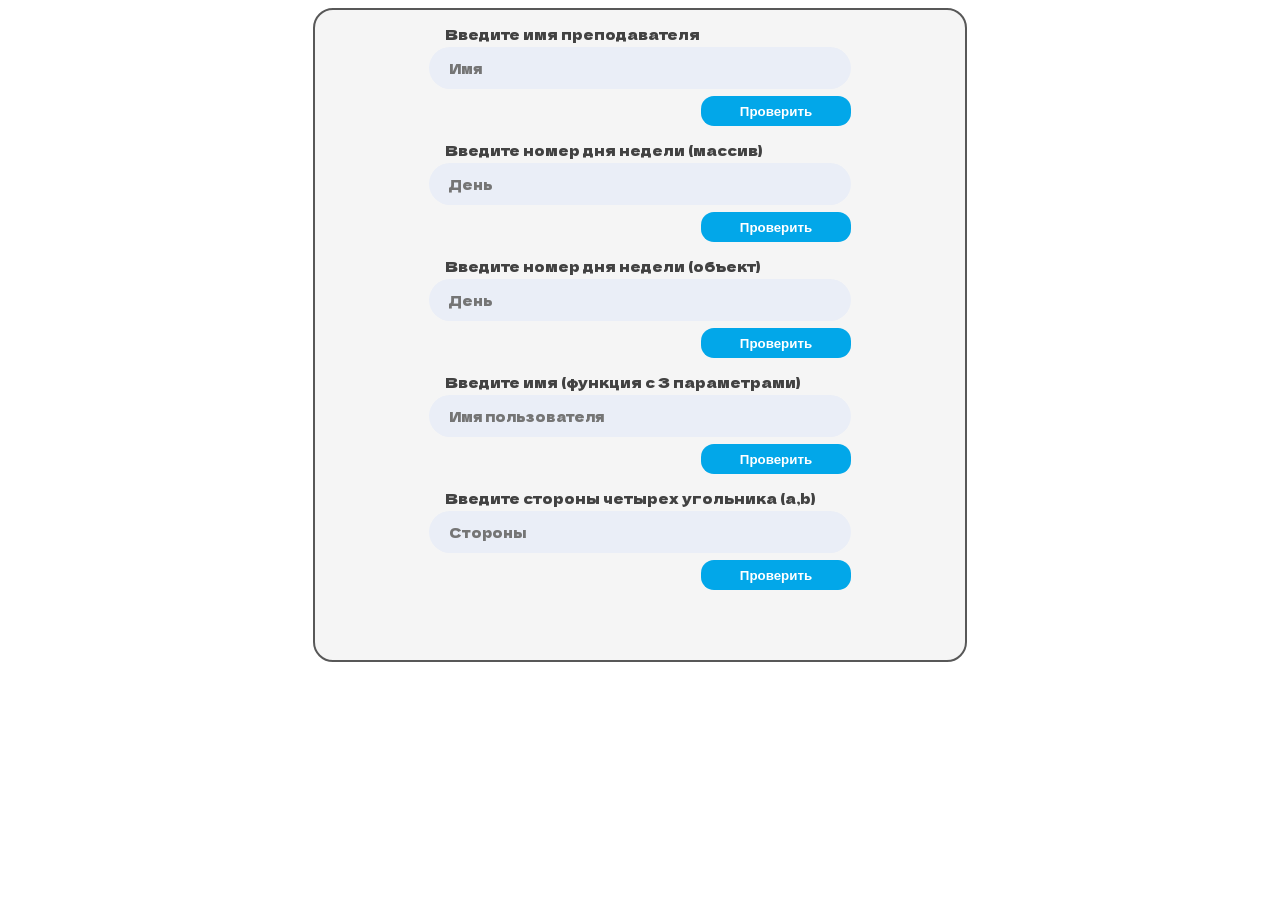
<file: TERM-3_SAP/laboratory_work_01/index.html>
<!DOCTYPE html>
<html lang="en">
  <head>
    <meta charset="UTF-8" />
    <meta name="viewport" content="width=device-width, initial-scale=1.0" />
    <title>Лабораторная работа 1 СЯП</title>
    <link rel="stylesheet" href="style.css" />
  </head>

  <body>
    <main>
      <article>
        <p>Введите имя преподавателя</p>
        <input type="text" placeholder="Имя" id="fio" />
        <div id="result"></div>
        <div class="result_field">
          <button class="submit" onclick="checkInput()">Проверить</button>
        </div>
      </article>
      <article>
        <p>Введите номер дня недели (массив)</p>
        <input type="text" placeholder="День" id="day" />
        <div id="resultday"></div>
        <div class="result_field">
          <button class="submit" onclick="checkDay()">Проверить</button>
        </div>
      </article>
      <article>
        <p>Введите номер дня недели (объект)</p>
        <input type="text" placeholder="День" id="dayobj" />
        <div id="resultdayobj"></div>
        <div class="result_field">
          <button class="submit" onclick="checkDayObj()">Проверить</button>
        </div>
      </article>
      <article>
        <p>Введите имя (функция с 3 параметрами)</p>
        <input type="text" placeholder="Имя пользователя" id="userName" />
        <div id="resultname"></div>
        <div class="result_field">
          <button class="submit" onclick="twoParams()">Проверить</button>
        </div>
      </article>
      <article>
        <p>Введите стороны четырех угольника (a,b)</p>
        <input type="text" placeholder="Стороны" id="parms" />
        <div id="resultparms"></div>
        <div class="result_field">
          <button class="submit" onclick="checkParams()">Проверить</button>
        </div>
      </article>
    </main>
    <script src="scripts.js"></script>
  </body>
</html>
</file>
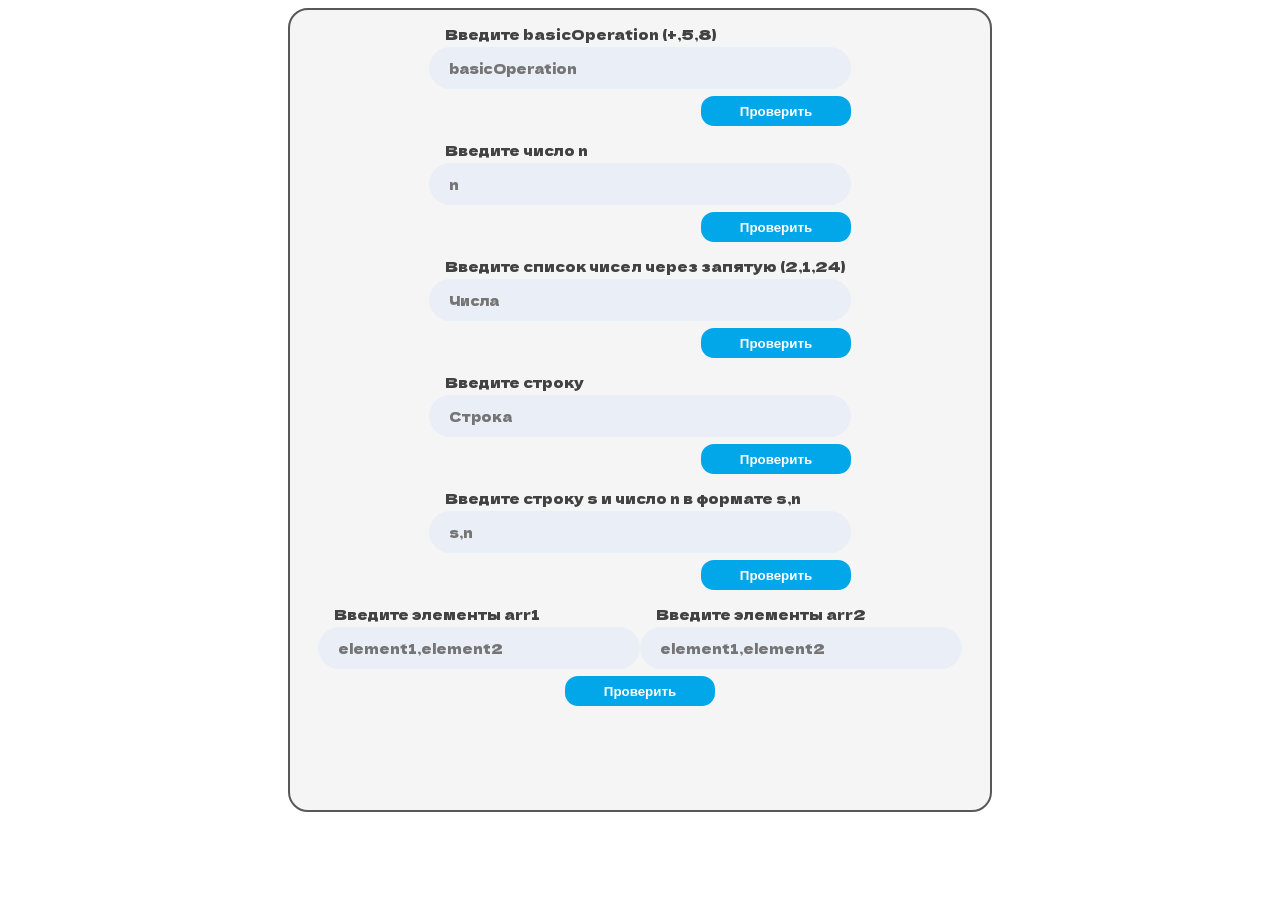
<file: TERM-3_SAP/laboratory_work_02/index.html>
<!DOCTYPE html>
<html lang="en">
  <head>
    <meta charset="UTF-8" />
    <meta name="viewport" content="width=device-width, initial-scale=1.0" />
    <title>Лабораторная работа 2 СЯП</title>
    <link rel="stylesheet" href="style.css" />
  </head>

  <body>
    <main>
      <article>
        <p>Введите basicOperation (+,5,8)</p>
        <input type="text" placeholder="basicOperation" id="operation" />
        <div class="result_field">
          <button class="submit" onclick="checkOperation()">Проверить</button>
        </div>
      </article>
      <article>
        <p>Введите число n</p>
        <input type="text" placeholder="n" id="sumCube" />
        <div class="result_field">
          <button class="submit" onclick="checkSumCube()">Проверить</button>
        </div>
      </article>
      <article>
        <p>Введите список чисел через запятую (2,1,24)</p>
        <input type="text" placeholder="Числа" id="arithmetic" />
        <div class="result_field">
          <button class="submit" onclick="checkArithmeticMean()">
            Проверить
          </button>
        </div>
      </article>
      <article>
        <p>Введите строку</p>
        <input type="text" placeholder="Строка" id="userLine" />
        <div class="result_field">
          <button class="submit" onclick="turnOver()">Проверить</button>
        </div>
      </article>
      <article>
        <p>Введите строку s и число n в формате s,n</p>
        <input type="text" placeholder="s,n" id="repeatLineInput" />
        <div class="result_field">
          <button class="submit" onclick="repeat()">Проверить</button>
        </div>
      </article>
      <article id="two_arr">
        <div id="arr1">
          <p>Введите элементы arr2</p>
          <input
            type="text"
            placeholder="element1,element2"
            id="second_array"
          />
          <div class="result_field"></div>
        </div>
        <div id="arr2">
          <p>Введите элементы arr1</p>
          <input
            type="text"
            placeholder="element1,element2"
            id="first_array"
          />
          <div class="result_field"></div>
        </div>
      </article>
      <button class="submit" onclick="getUniqueItems()">Проверить</button>
    </main>
    <script src="scripts.js"></script>
  </body>
</html>
</file>
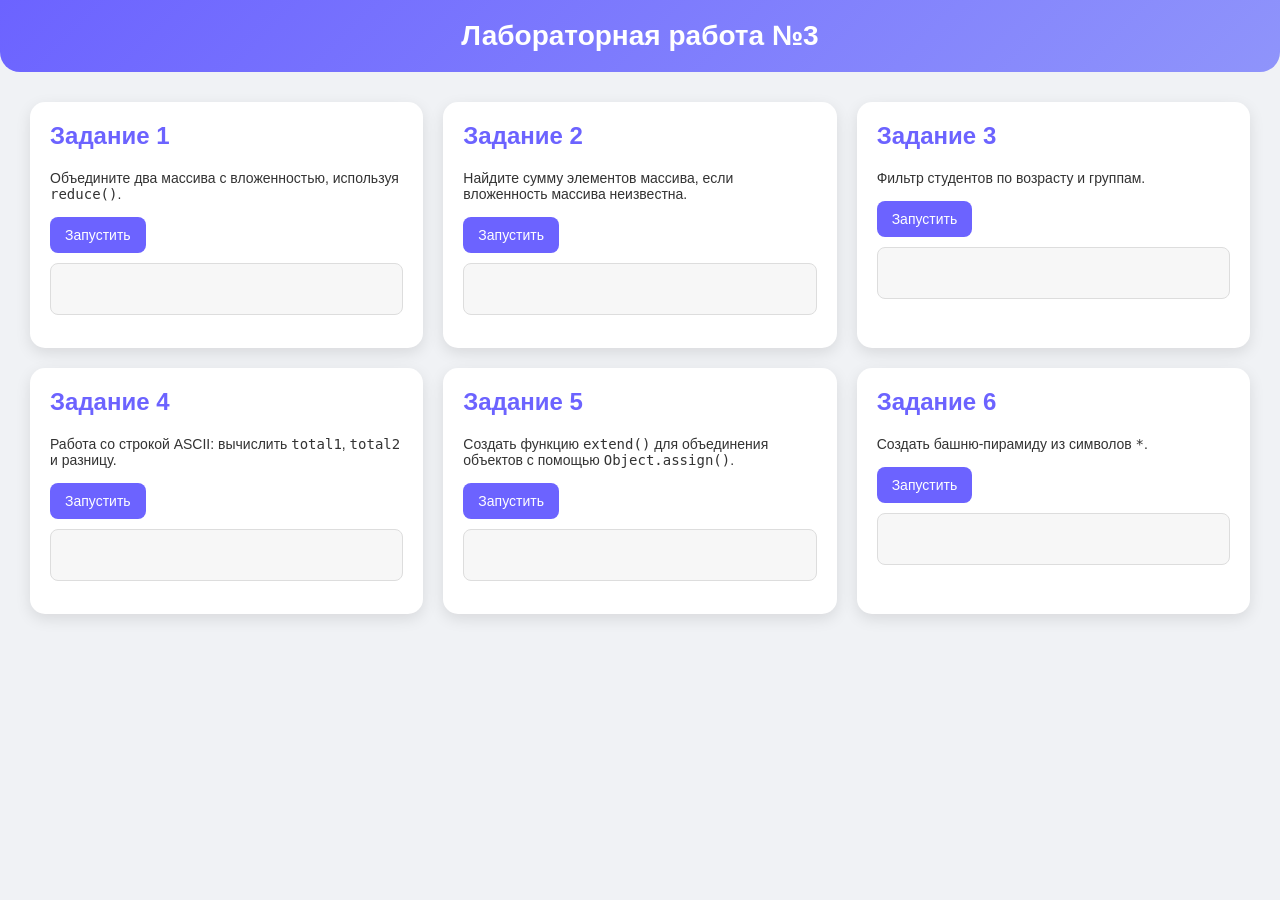
<file: TERM-3_SAP/laboratory_work_03/index.html>
<!DOCTYPE html>
<html lang="ru">
<head>
  <meta charset="UTF-8">
  <title>Лабораторная работа №3</title>
  <link rel="stylesheet" href="style.css">
</head>
<body>
  <header>
    <h1>Лабораторная работа №3</h1>
  </header>

  <main class="tasks">
    <!-- Задание 1 -->
    <section class="task-card">
      <h2>Задание 1</h2>
      <p>Объедините два массива с вложенностью, используя <code>reduce()</code>.</p>
      <button onclick="runTask(1)">Запустить</button>
      <pre id="output1" class="output"></pre>
    </section>

    <!-- Задание 2 -->
    <section class="task-card">
      <h2>Задание 2</h2>
      <p>Найдите сумму элементов массива, если вложенность массива неизвестна.</p>
      <button onclick="runTask(2)">Запустить</button>
      <pre id="output2" class="output"></pre>
    </section>

    <!-- Задание 3 -->
    <section class="task-card">
      <h2>Задание 3</h2>
      <p>Фильтр студентов по возрасту и группам.</p>
      <button onclick="runTask(3)">Запустить</button>
      <pre id="output3" class="output"></pre>
    </section>

    <!-- Задание 4 -->
    <section class="task-card">
      <h2>Задание 4</h2>
      <p>Работа со строкой ASCII: вычислить <code>total1</code>, <code>total2</code> и разницу.</p>
      <button onclick="runTask(4)">Запустить</button>
      <pre id="output4" class="output"></pre>
    </section>

    <!-- Задание 5 -->
    <section class="task-card">
      <h2>Задание 5</h2>
      <p>Создать функцию <code>extend()</code> для объединения объектов с помощью <code>Object.assign()</code>.</p>
      <button onclick="runTask(5)">Запустить</button>
      <pre id="output5" class="output"></pre>
    </section>

    <!-- Задание 6 -->
    <section class="task-card">
      <h2>Задание 6</h2>
      <p>Создать башню-пирамиду из символов <code>*</code>.</p>
      <button onclick="runTask(6)">Запустить</button>
      <pre id="output6" class="output"></pre>
    </section>
  </main>

  <!-- Подключение JS -->
  <script src="script.js"></script>
</body>
</html>
</file>
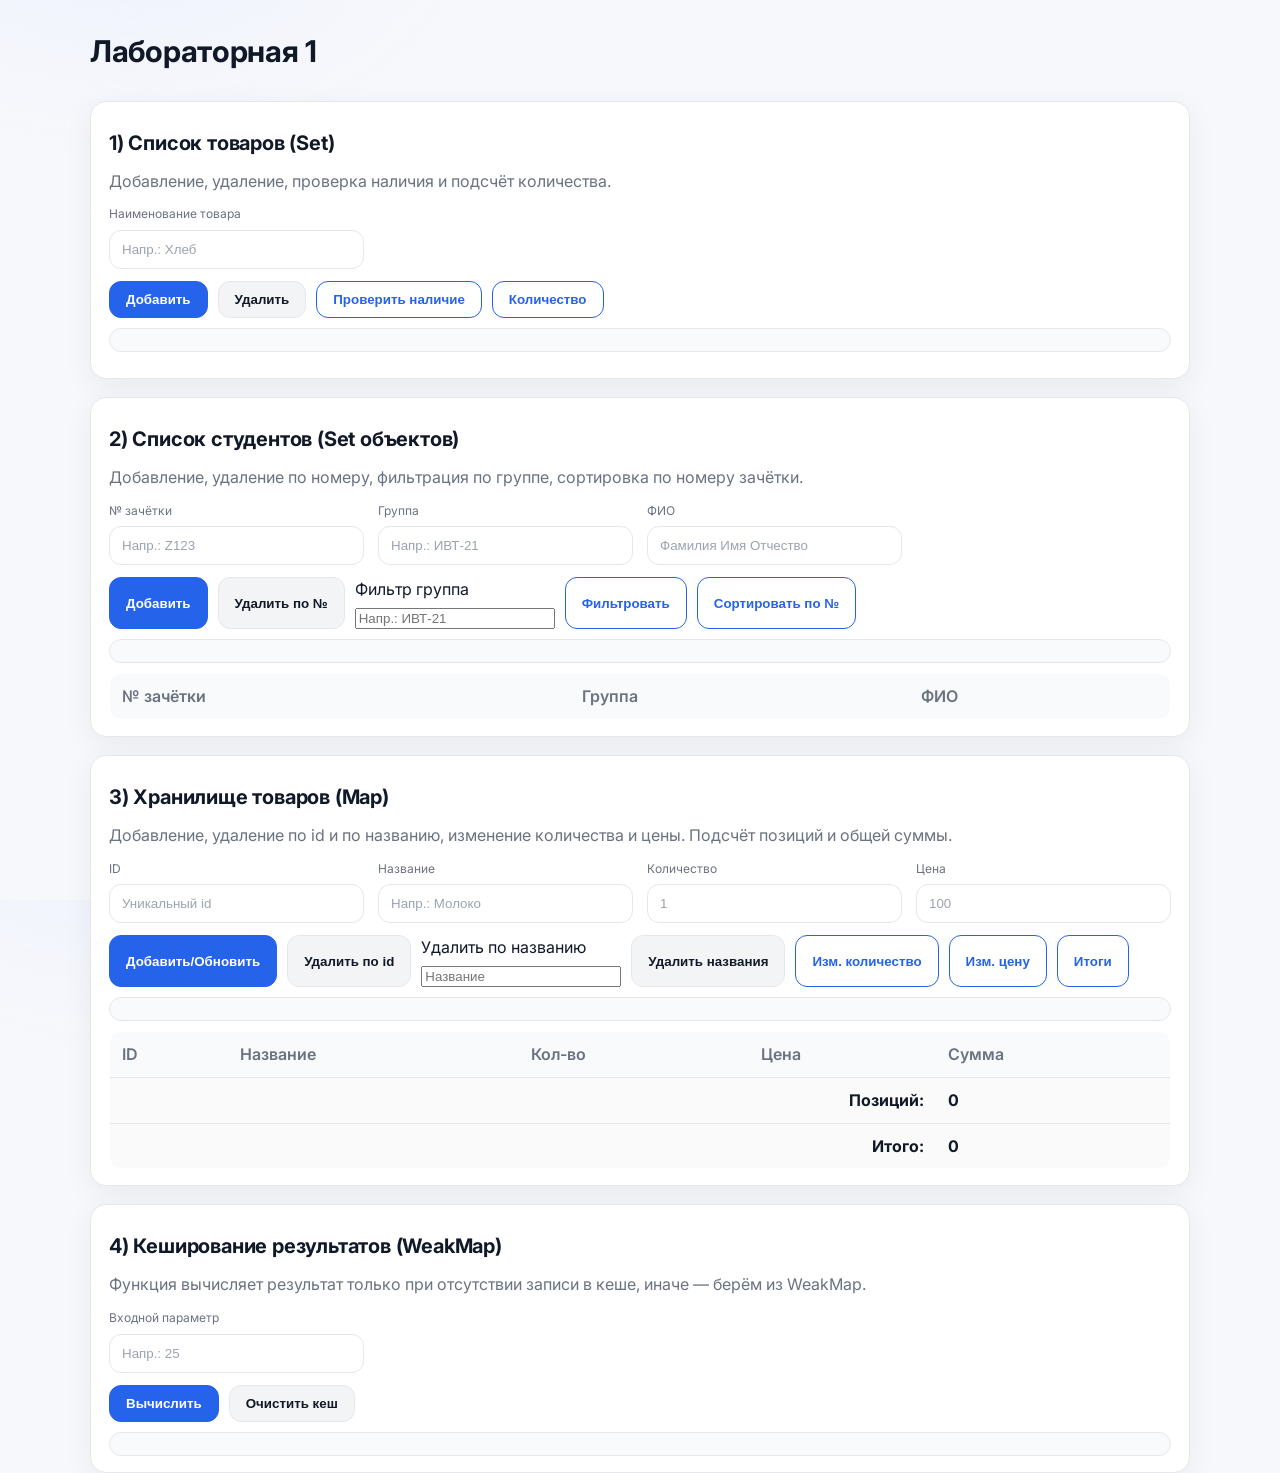
<file: TERM-3_SAP/laboratory_work_04/index.html>
<!doctype html>
<html lang="ru">
  <head>
    <meta charset="utf-8" />
    <meta name="viewport" content="width=device-width, initial-scale=1" />
    <title>ЛР4: Коллекции Map, Set, WeakMap | JS Лабораторная</title>
    <link rel="preconnect" href="https://fonts.googleapis.com" />
    <link rel="preconnect" href="https://fonts.gstatic.com" crossorigin />
    <link href="https://fonts.googleapis.com/css2?family=Inter:wght@400;600&display=swap" rel="stylesheet" />
    <link rel="stylesheet" href="styles.css" />
  </head>
  <body>
    <header class="container page-header">
      <h1>Лабораторная 1 </h1>
    </header>

    <main class="container">
      <section class="card" id="task1">
        <h2>1) Список товаров (Set)</h2>
        <p class="muted">Добавление, удаление, проверка наличия и подсчёт количества.</p>
        <form class="grid" id="form-products" autocomplete="off">
          <label class="field">
            <span>Наименование товара</span>
            <input type="text" id="productName" placeholder="Напр.: Хлеб" required />
          </label>
          <div class="actions">
            <button type="button" id="btnAddProduct">Добавить</button>
            <button type="button" id="btnRemoveProduct" class="secondary">Удалить</button>
            <button type="button" id="btnHasProduct" class="ghost">Проверить наличие</button>
            <button type="button" id="btnCountProducts" class="ghost">Количество</button>
          </div>
        </form>
        <div class="output" id="productsOutput" aria-live="polite"></div>
        <div class="list" id="productsList"></div>
      </section>

      <section class="card" id="task2">
        <h2>2) Список студентов (Set объектов)</h2>
        <p class="muted">Добавление, удаление по номеру, фильтрация по группе, сортировка по номеру зачётки.</p>
        <form class="grid" id="form-students" autocomplete="off">
          <label class="field">
            <span>№ зачётки</span>
            <input type="text" id="studentId" placeholder="Напр.: Z123" required />
          </label>
          <label class="field">
            <span>Группа</span>
            <input type="text" id="studentGroup" placeholder="Напр.: ИВТ-21" required />
          </label>
          <label class="field">
            <span>ФИО</span>
            <input type="text" id="studentName" placeholder="Фамилия Имя Отчество" required />
          </label>
          <div class="actions">
            <button type="button" id="btnAddStudent">Добавить</button>
            <button type="button" id="btnRemoveStudent" class="secondary">Удалить по №</button>
            <label class="inline">
              <span>Фильтр группа</span>
              <input type="text" id="filterGroup" placeholder="Напр.: ИВТ-21" />
            </label>
            <button type="button" id="btnFilterStudents" class="ghost">Фильтровать</button>
            <button type="button" id="btnSortStudents" class="ghost">Сортировать по №</button>
          </div>
        </form>
        <div class="output" id="studentsOutput" aria-live="polite"></div>
        <div class="table-scroll">
          <table class="table" id="studentsTable">
            <thead>
              <tr>
                <th>№ зачётки</th>
                <th>Группа</th>
                <th>ФИО</th>
              </tr>
            </thead>
            <tbody></tbody>
          </table>
        </div>
      </section>

      <section class="card" id="task3">
        <h2>3) Хранилище товаров (Map)</h2>
        <p class="muted">Добавление, удаление по id и по названию, изменение количества и цены. Подсчёт позиций и общей суммы.</p>
        <form class="grid" id="form-cart" autocomplete="off">
          <label class="field">
            <span>ID</span>
            <input type="text" id="cartId" placeholder="Уникальный id" required />
          </label>
          <label class="field">
            <span>Название</span>
            <input type="text" id="cartName" placeholder="Напр.: Молоко" required />
          </label>
          <label class="field">
            <span>Количество</span>
            <input type="number" id="cartQty" placeholder="1" min="0" step="1" required />
          </label>
          <label class="field">
            <span>Цена</span>
            <input type="number" id="cartPrice" placeholder="100" min="0" step="0.01" required />
          </label>
          <div class="actions">
            <button type="button" id="btnAddCartItem">Добавить/Обновить</button>
            <button type="button" id="btnRemoveById" class="secondary">Удалить по id</button>
            <label class="inline">
              <span>Удалить по названию</span>
              <input type="text" id="removeByName" placeholder="Название" />
            </label>
            <button type="button" id="btnRemoveByName" class="secondary">Удалить названия</button>
            <button type="button" id="btnChangeQty" class="ghost">Изм. количество</button>
            <button type="button" id="btnChangePrice" class="ghost">Изм. цену</button>
            <button type="button" id="btnCalcTotals" class="ghost">Итоги</button>
          </div>
        </form>
        <div class="output" id="cartOutput" aria-live="polite"></div>
        <div class="table-scroll">
          <table class="table" id="cartTable">
            <thead>
              <tr>
                <th>ID</th>
                <th>Название</th>
                <th>Кол-во</th>
                <th>Цена</th>
                <th>Сумма</th>
              </tr>
            </thead>
            <tbody></tbody>
            <tfoot>
              <tr>
                <td colspan="4" class="right">Позиций:</td>
                <td id="positionsCount">0</td>
              </tr>
              <tr>
                <td colspan="4" class="right">Итого:</td>
                <td id="grandTotal">0</td>
              </tr>
            </tfoot>
          </table>
        </div>
      </section>

      <section class="card" id="task4">
        <h2>4) Кеширование результатов (WeakMap)</h2>
        <p class="muted">Функция вычисляет результат только при отсутствии записи в кеше, иначе — берём из WeakMap.</p>
        <form class="grid" id="form-cache" autocomplete="off">
          <label class="field">
            <span>Входной параметр</span>
            <input type="number" id="cacheInput" placeholder="Напр.: 25" />
          </label>
          <div class="actions">
            <button type="button" id="btnCompute">Вычислить</button>
            <button type="button" id="btnClearCache" class="secondary">Очистить кеш</button>
          </div>
        </form>
        <div class="output" id="cacheOutput" aria-live="polite"></div>
      </section>
    </main>
    <script src="script.js" defer></script>
  </body>
  </html>
</file>
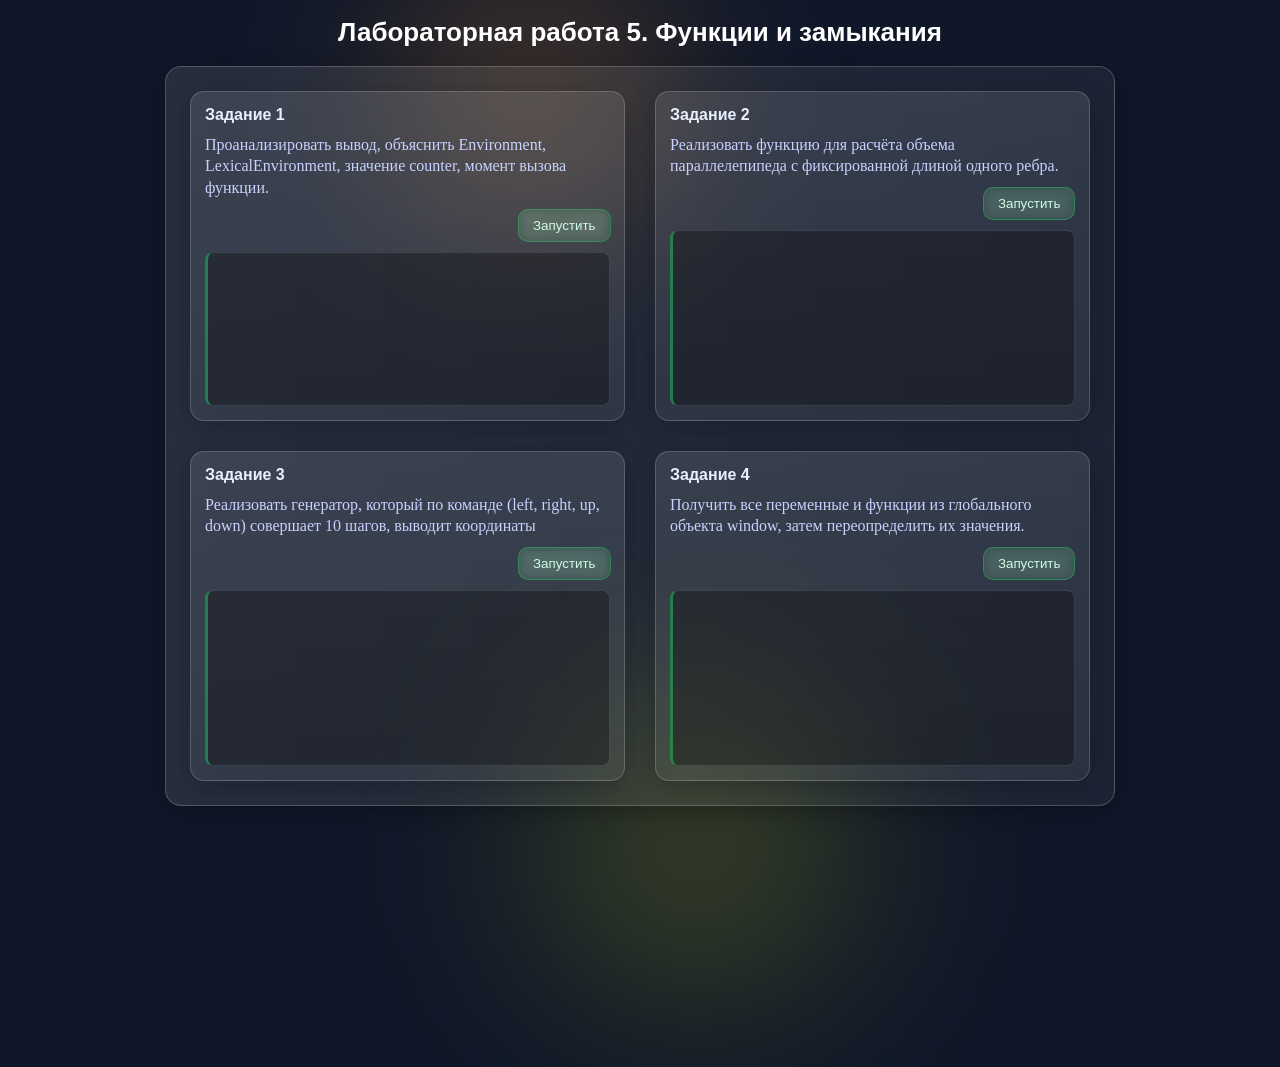
<file: TERM-3_SAP/laboratory_work_05/index.html>
<!DOCTYPE html>
<html lang="en">
<head>
  <meta charset="UTF-8">
  <meta name="viewport" content="width=device-width, initial-scale=1.0">
  <title>Лабораторная работа 5</title>
  <link rel="stylesheet" href="style.css">
  <script defer src="script.js"></script>
</head>
<body>
  <h1>Лабораторная работа 5. Функции и замыкания</h1>
  <div class="glass_block">
    <div class="tasks_grid">
      <div class="task_card" data-task="1">
        <div class="task_title">Задание 1</div>
        <p class="task_desc">Проанализировать вывод, объяснить Environment,  LexicalEnvironment, значение counter, момент вызова функции.</p>
        <div class="controls">
          <button class="run_btn" type="button">Запустить</button>
        </div>
        <pre class="output" aria-live="polite"></pre>
      </div>

      <div class="task_card" data-task="2">
        <div class="task_title">Задание 2</div>
        <p class="task_desc">Реализовать функцию для расчёта объема параллелепипеда с фиксированной длиной одного ребра.</p>
        <div class="controls">
          <button class="run_btn" type="button">Запустить</button>
        </div>
        <pre class="output" aria-live="polite"></pre>
      </div>
      
      <div class="task_card" data-task="3">
        <div class="task_title">Задание 3</div>
        <p class="task_desc">Реализовать генератор, который по команде (left, right, up, down) совершает 10 шагов, выводит координаты</p>
        <div class="controls">
          <button class="run_btn" type="button">Запустить</button>
        </div>
        <pre class="output" aria-live="polite"></pre>
      </div>
      
      <div class="task_card" data-task="4">
        <div class="task_title">Задание 4</div>
        <p class="task_desc">Получить все переменные и функции из глобального объекта window, затем переопределить их значения.</p>
        <div class="controls">
          <button class="run_btn" type="button">Запустить</button>
        </div>
        <pre class="output" aria-live="polite"></pre>
      </div>
    </div>
  </div>
</body>
</html>
</file>
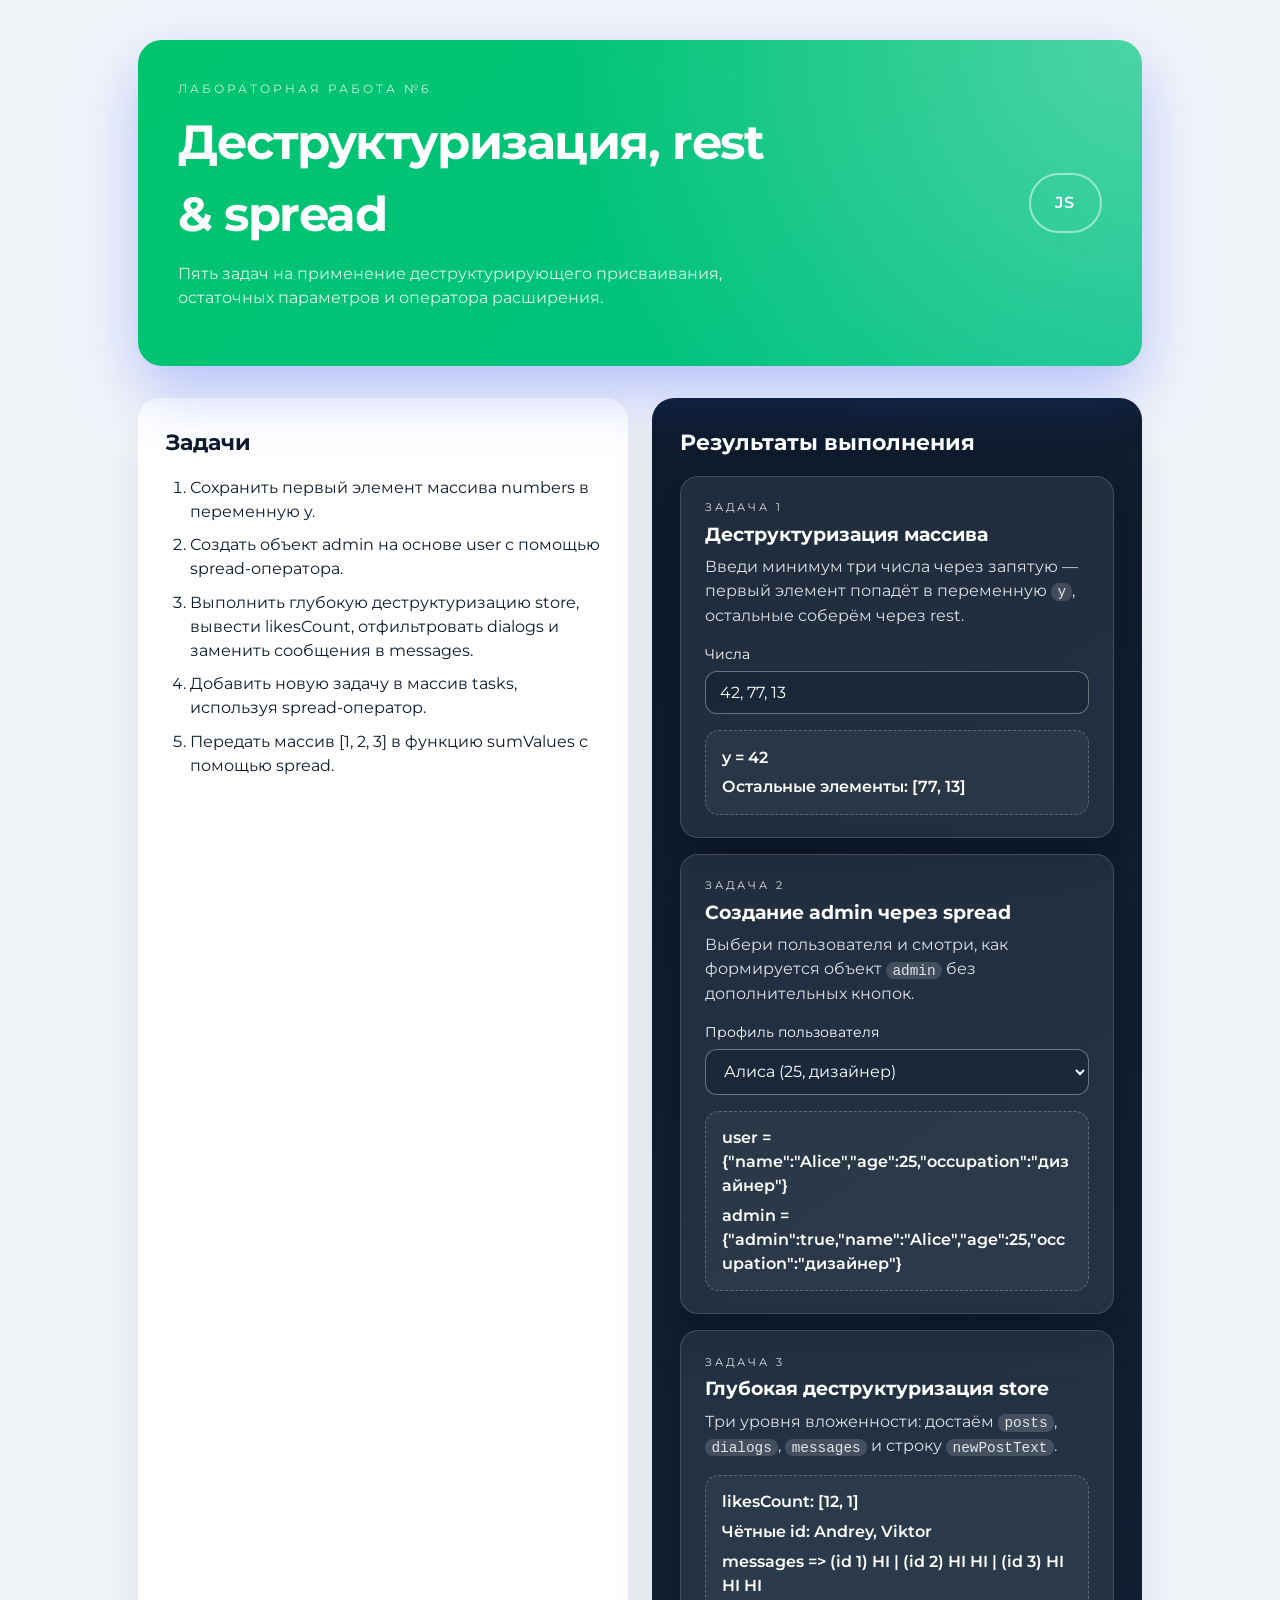
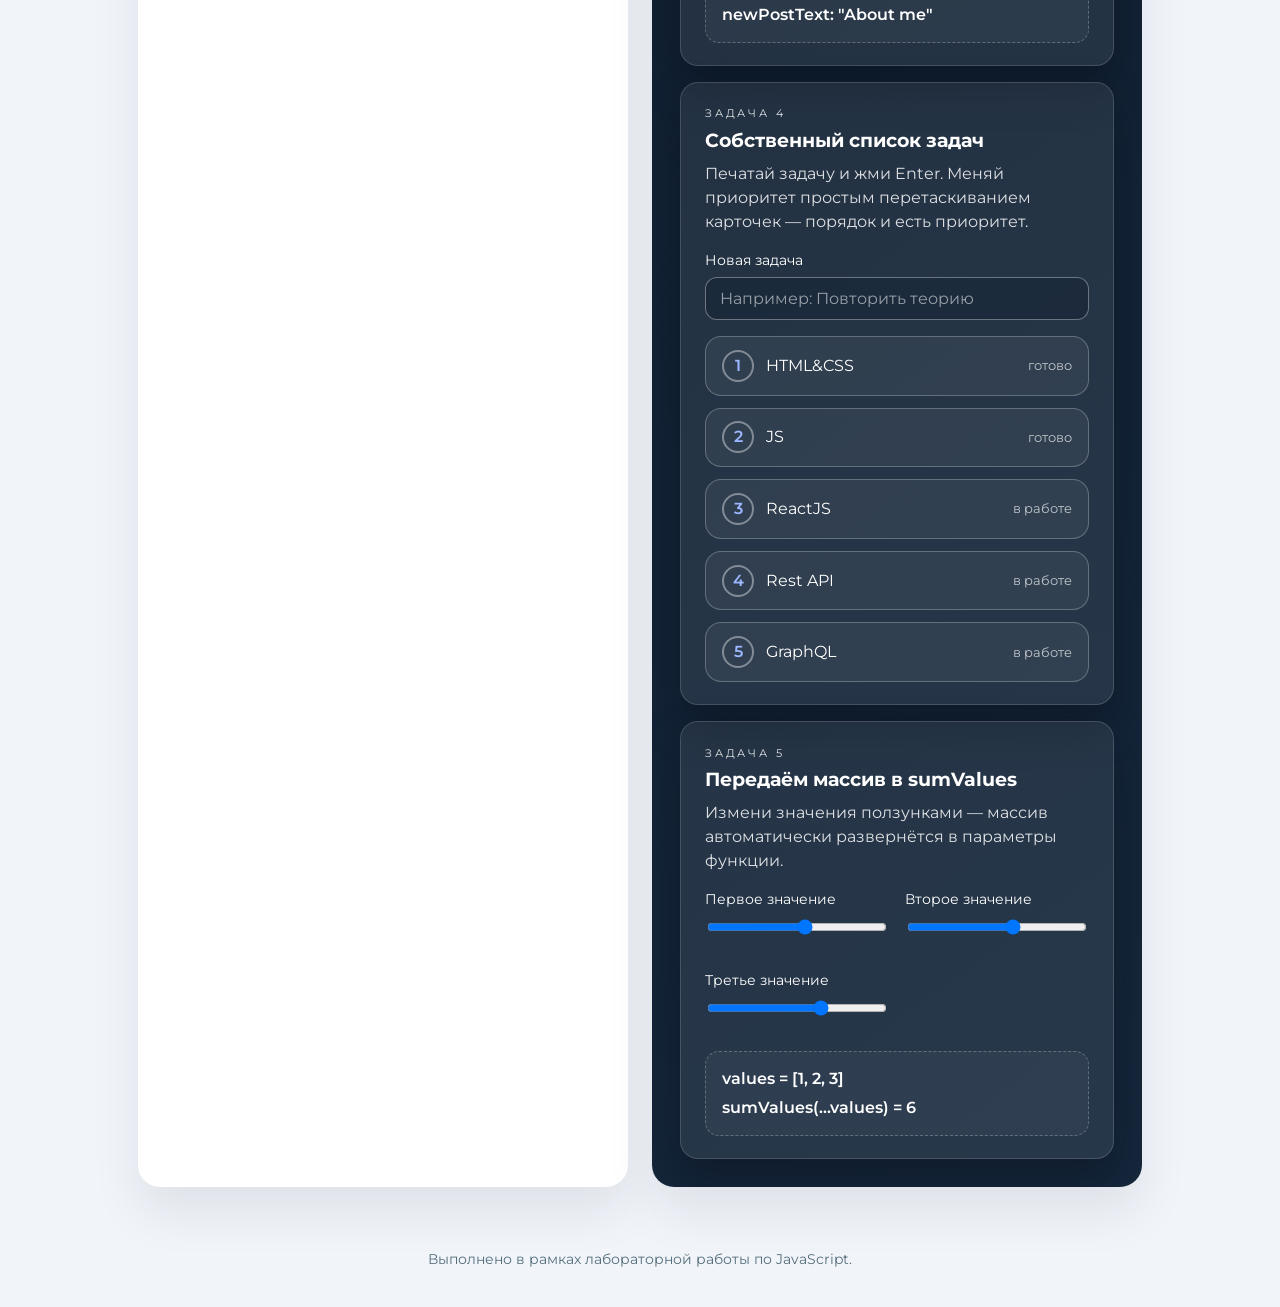
<file: TERM-3_SAP/laboratory_work_06/index.html>
<!DOCTYPE html>
<html lang="ru">
  <head>
    <meta charset="UTF-8" />
    <meta name="viewport" content="width=device-width, initial-scale=1.0" />
    <title>Лабораторная №6 — Деструктуризация</title>
    <link rel="stylesheet" href="style.css" />
    <link rel="preconnect" href="https://fonts.googleapis.com" />
    <link rel="preconnect" href="https://fonts.gstatic.com" crossorigin />
    <link
      href="https://fonts.googleapis.com/css2?family=Montserrat:wght@400;600&display=swap"
      rel="stylesheet"
    />
  </head>
  <body>
    <div class="page">
      <header class="hero" id="hero">
        <div class="hero__content">
          <p class="eyebrow">Лабораторная работа №6</p>
          <h1>Деструктуризация, rest &amp; spread</h1>
          <p class="lead">
            Пять задач на применение деструктурирующего присваивания, остаточных
            параметров и оператора расширения.
          </p>
        </div>
        <div class="hero__badge">JS</div>
      </header>

      <main class="grid">
        <section class="card">
          <h2>Задачи</h2>
          <ol class="tasks">
            <li>Сохранить первый элемент массива numbers в переменную y.</li>
            <li>
              Создать объект admin на основе user с помощью spread-оператора.
            </li>
            <li>
              Выполнить глубокую деструктуризацию store, вывести likesCount,
              отфильтровать dialogs и заменить сообщения в messages.
            </li>
            <li>
              Добавить новую задачу в массив tasks, используя spread-оператор.
            </li>
            <li>
              Передать массив [1, 2, 3] в функцию sumValues с помощью spread.
            </li>
          </ol>
        </section>

        <section class="card card--accent">
          <h2>Результаты выполнения</h2>
          <div class="results">
            <article class="task-output">
              <header class="task-output__header">
                <p class="task-badge">Задача 1</p>
                <h3>Деструктуризация массива</h3>
                <p>
                  Введи минимум три числа через запятую — первый элемент попадёт
                  в переменную <code>y</code>, остальные соберём через rest.
                </p>
              </header>
              <label class="field">
                <span>Числа</span>
                <input
                  id="numbersInput"
                  type="text"
                  value="42, 77, 13"
                  placeholder="например: 10, 22, 35"
                  autocomplete="off"
                />
              </label>
              <div class="result-box">
                <p id="task1Main"></p>
                <p id="task1Rest"></p>
              </div>
            </article>

            <article class="task-output">
              <header class="task-output__header">
                <p class="task-badge">Задача 2</p>
                <h3>Создание admin через spread</h3>
                <p>
                  Выбери пользователя и смотри, как формируется объект
                  <code>admin</code> без дополнительных кнопок.
                </p>
              </header>
              <label class="field">
                <span>Профиль пользователя</span>
                <select id="userPreset">
                  <option value="alice" selected>Алиса (25, дизайнер)</option>
                  <option value="leo">Лев (31, разработчик)</option>
                  <option value="mira">Мира (22, тьютор)</option>
                </select>
              </label>
              <div class="result-box">
                <p id="task2User"></p>
                <p id="task2Admin"></p>
              </div>
            </article>

            <article class="task-output">
              <header class="task-output__header">
                <p class="task-badge">Задача 3</p>
                <h3>Глубокая деструктуризация store</h3>
                <p>
                  Три уровня вложенности: достаём <code>posts</code>,
                  <code>dialogs</code>, <code>messages</code> и строку
                  <code>newPostText</code>.
                </p>
              </header>
              <div class="result-box">
                <p id="task3Likes"></p>
                <p id="task3Dialogs"></p>
                <p id="task3Messages"></p>
                <p id="task3NewPost"></p>
              </div>
            </article>

            <article class="task-output">
              <header class="task-output__header">
                <p class="task-badge">Задача 4</p>
                <h3>Собственный список задач</h3>
                <p>
                  Печатай задачу и жми Enter. Меняй приоритет простым
                  перетаскиванием карточек — порядок и есть приоритет.
                </p>
              </header>
              <label class="field">
                <span>Новая задача</span>
                <input
                  id="taskInput"
                  type="text"
                  placeholder="Например: Повторить теорию"
                  autocomplete="off"
                />
              </label>
              <ul id="taskBoard" class="task-board"></ul>
            </article>

            <article class="task-output">
              <header class="task-output__header">
                <p class="task-badge">Задача 5</p>
                <h3>Передаём массив в sumValues</h3>
                <p>
                  Измени значения ползунками — массив автоматически развернётся
                  в параметры функции.
                </p>
              </header>
              <div class="sum-grid">
                <label class="field">
                  <span>Первое значение</span>
                  <input
                    type="range"
                    min="-10"
                    max="10"
                    value="1"
                    data-sum-input
                  />
                </label>
                <label class="field">
                  <span>Второе значение</span>
                  <input
                    type="range"
                    min="-10"
                    max="10"
                    value="2"
                    data-sum-input
                  />
                </label>
                <label class="field">
                  <span>Третье значение</span>
                  <input
                    type="range"
                    min="-10"
                    max="10"
                    value="3"
                    data-sum-input
                  />
                </label>
              </div>
              <div class="result-box">
                <p id="sumSpread"></p>
                <p id="sumResult"></p>
              </div>
            </article>
          </div>
        </section>
      </main>
    </div>

    <footer class="footer">
      <p>Выполнено в рамках лабораторной работы по JavaScript.</p>
    </footer>

    <script src="script.js"></script>
  </body>
</html>
</file>
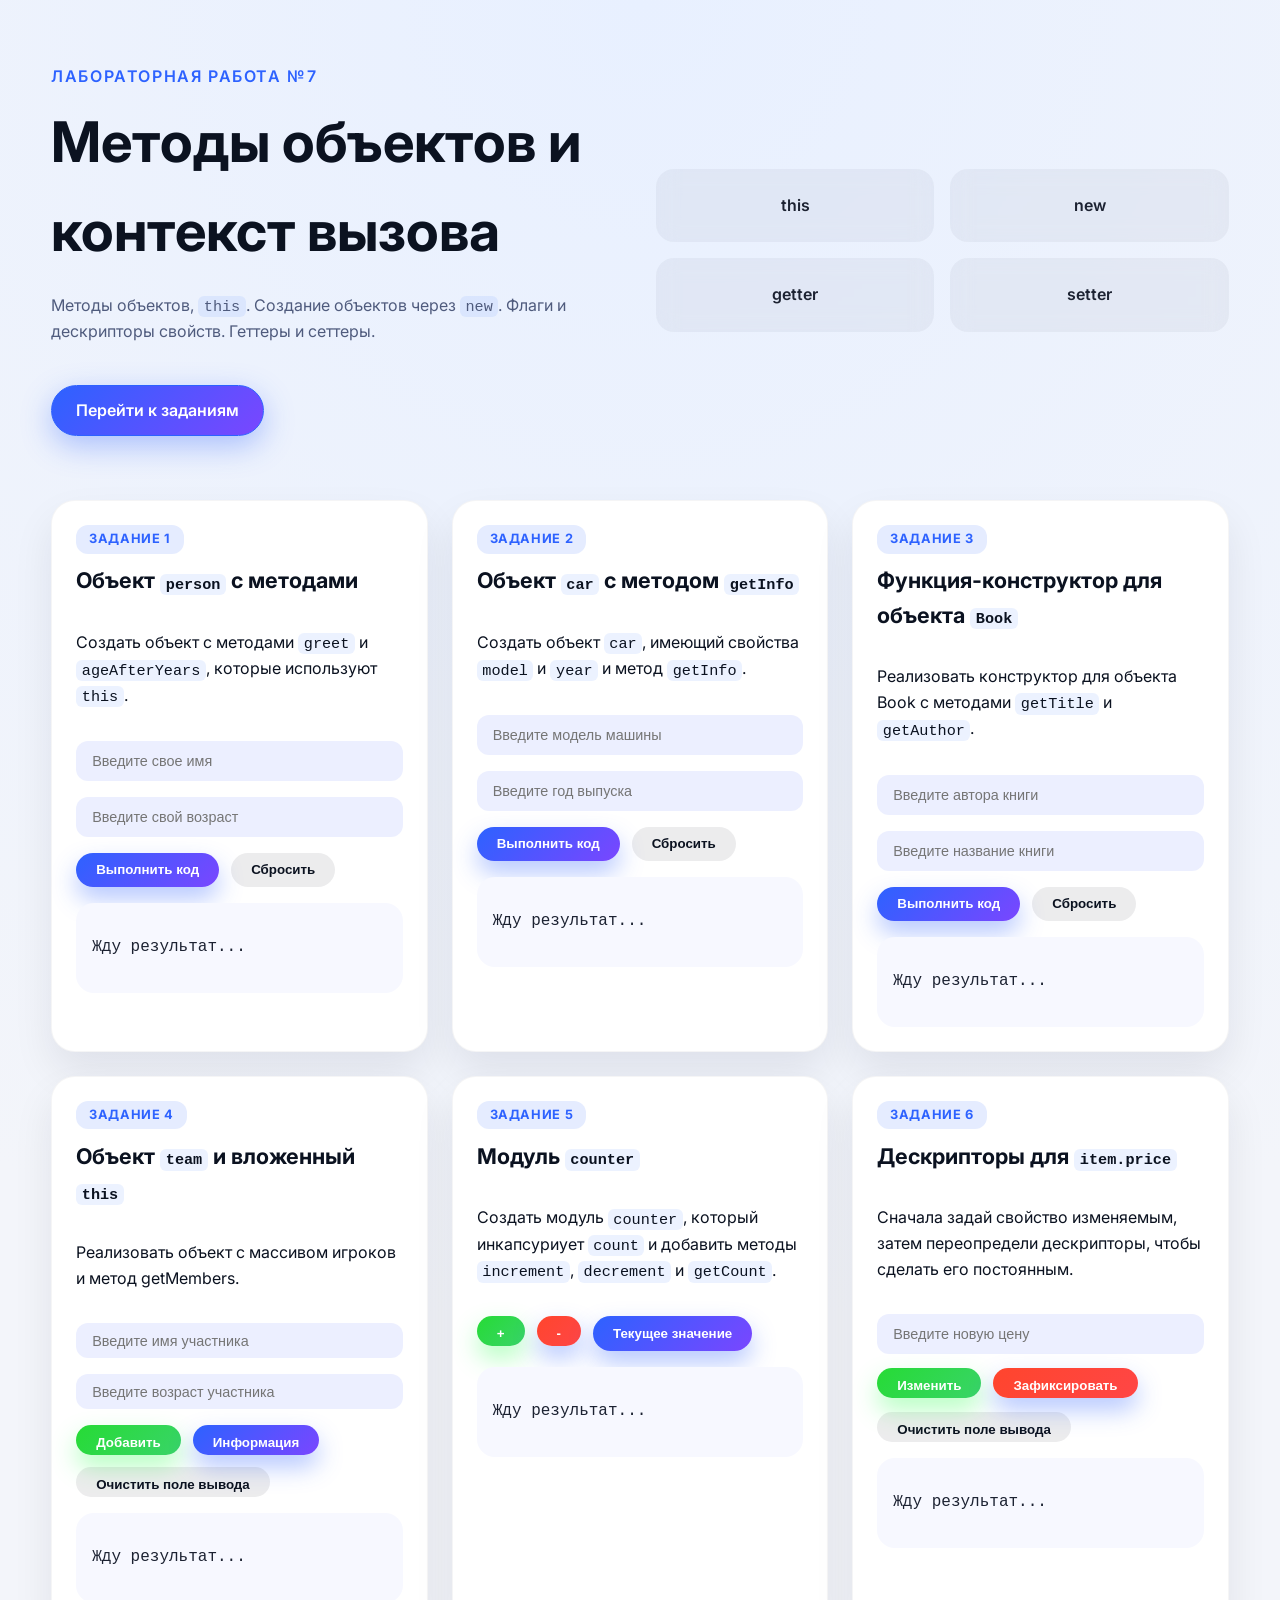
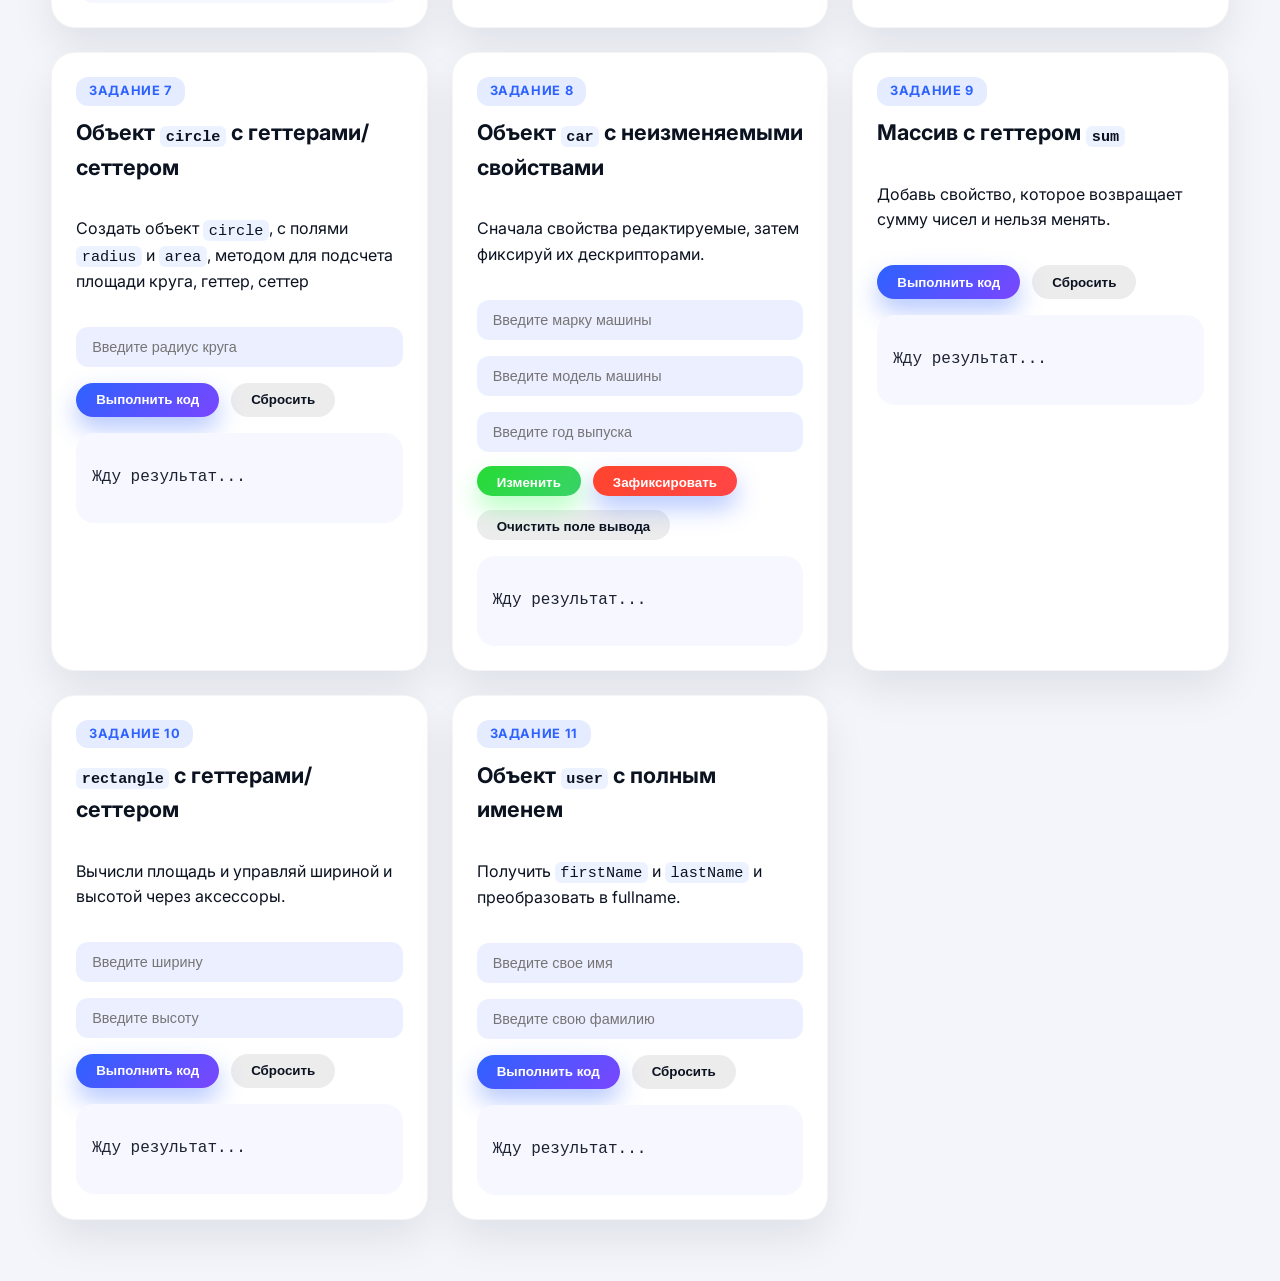
<file: TERM-3_SAP/laboratory_work_07/index.html>
<!DOCTYPE html>
<html lang="ru">
  <head>
    <meta charset="UTF-8" />
    <meta name="viewport" content="width=device-width, initial-scale=1.0" />
    <title>ЛР №7 — Методы объектов и контекст вызова</title>
    <link rel="preconnect" href="https://fonts.googleapis.com" />
    <link rel="preconnect" href="https://fonts.gstatic.com" crossorigin />
    <link
      href="https://fonts.googleapis.com/css2?family=Inter:wght@400;500;600;700&display=swap"
      rel="stylesheet"
    />
    <link rel="stylesheet" href="style.css" />
  </head>
  <body>
    <header class="hero">
      <div class="hero__content">
        <p class="eyebrow">Лабораторная работа №7</p>
        <h1>Методы объектов и контекст вызова</h1>
        <p class="description">
          Методы объектов, <code>this</code>. Создание объектов через <code>new</code>. Флаги и дескрипторы свойств. Геттеры и сеттеры. 
        </p>
        <a class="cta" href="#tasks">Перейти к заданиям</a>
      </div>
      <div class="hero__accent">
        <span>this</span>
        <span>new</span>
        <span>getter</span>
        <span>setter</span>
      </div>
    </header>

    <main id="tasks" class="tasks">
      
      <section class="task-card">
        <div class="task-card__header">
          <div class="badge">Задание 1</div>
          <h2>Объект <code>person</code> с методами</h2>
        </div>
        <p>
          Создать объект с методами <code>greet</code> и
          <code>ageAfterYears</code>, которые используют <code>this</code>.
        </p>
          <input type="text" id="user_name" placeholder="Введите свое имя" class="code-hint">
          <input type="text" id="user_age" placeholder="Введите свой возраст" class="code-hint">
        <div class="action-row">
          <button class="run-btn" data-task="task1">Выполнить код</button>
          <button class="reset-btn" data-reset="task1">Сбросить</button>
        </div>
        <pre class="result" id="task1-output">Жду результат...</pre>
      </section>

      <section class="task-card">
        <div class="task-card__header">
          <div class="badge">Задание 2</div>
          <h2>Объект <code>car</code> с методом <code>getInfo</code></h2>
        </div>
        <p>Создать объект <code>car</code>, имеющий свойства <code>model</code> и <code>year</code> и метод <code>getInfo</code>.</p>
          <input type="text" id="car_model" placeholder="Введите модель машины" class="code-hint">
          <input type="text" id="year_of_manufacture" placeholder="Введите год выпуска" class="code-hint">
        <div class="action-row">
          <button class="run-btn" data-task="task2">Выполнить код</button>
          <button class="reset-btn" data-reset="task2">Сбросить</button>
        </div>
        <pre class="result" id="task2-output">Жду результат...</pre>
      </section>

      <section class="task-card">
        <div class="task-card__header">
          <div class="badge">Задание 3</div>
          <h2>Функция-конструктор для объекта <code>Book</code></h2>
        </div>
        <p>
          Реализовать конструктор для объекта Book с методами <code>getTitle</code> и
          <code>getAuthor</code>.
        </p>
          <input type="text" id="book_author" placeholder="Введите автора книги" class="code-hint">
          <input type="text" id="book_title" placeholder="Введите название книги" class="code-hint">
        <div class="action-row">
          <button class="run-btn" data-task="task3">Выполнить код</button>
          <button class="reset-btn" data-reset="task3">Сбросить</button>
        </div>
        <pre class="result" id="task3-output">Жду результат...</pre>
      </section>

      <section class="task-card">
        <div class="task-card__header">
          <div class="badge">Задание 4</div>
          <h2>Объект <code>team</code> и вложенный <code>this</code></h2>
        </div>
        <p>
          Реализовать объект с массивом игроков и метод getMembers.
        </p>
          <input type="text" id="member_name" placeholder="Введите имя участника" class="code-hint" style="height:35px;">
          <input type="text" id="member_age" placeholder="Введите возраст участника" class="code-hint" style="height:35px;">
        <div class="action-row">
          <button class="add-btn" data-task="task4" style="height:30px;">Добавить</button>
          <button class="remove-btn" data-task="task4" style="height:30px;">Информация</button>
          <button class="reset-btn" data-reset="task4" style="height:30px;">Очистить поле вывода</button>
        </div>
        <pre class="result" id="task4-output">Жду результат...</pre>
      </section>

      <section class="task-card">
        <div class="task-card__header">
          <div class="badge">Задание 5</div>
          <h2>Модуль <code>counter</code></h2>
        </div>
        <p>
          Создать модуль <code>counter</code>, который инкапсуриует <code>count</code> и добавить методы
          <code>increment</code>, <code>decrement</code> и
          <code>getCount</code>.
        </p>
        <div class="action-row">
          
          <button class="add_counter-btn" data-task="task5" style="height:30px;">+</button>
          <button class="remove_counter-btn" data-task="task5" style="height:30px;">-</button>
          <button class="get_counter-btn" data-reset="task5">Текущее значение</button>
        </div>
        <pre class="result" id="task5-output">Жду результат...</pre>
      </section>

      <section class="task-card">
        <div class="task-card__header">
          <div class="badge">Задание 6</div>
          <h2>Дескрипторы для <code>item.price</code></h2>
        </div>
        <p>
          Сначала задай свойство изменяемым, затем переопредели дескрипторы,
          чтобы сделать его постоянным.
        </p>
          <input type="text" id="new_price" placeholder="Введите новую цену" class="code-hint">
        <div class="action-row">
          <button class="change-btn" data-task="task6" style="height:30px;">Изменить</button>
          <button class="fix-btn" data-task="task6" style="height:30px;">Зафиксировать</button>
          <button class="reset-btn" data-reset="task6" style="height:30px;">Очистить поле вывода</button>
        </div>
        <pre class="result" id="task6-output">Жду результат...</pre>
      </section>

      <section class="task-card">
        <div class="task-card__header">
          <div class="badge">Задание 7</div>
          <h2>Объект <code>circle</code> с геттерами/сеттером</h2>
        </div>
        <p>Создать объект <code>circle</code>, с полями <code>radius</code> и <code>area</code>, методом для подсчета площади круга, геттер, сеттер</p>
          <input type="text" id="circle_radius" placeholder="Введите радиус круга" class="code-hint">
        <div class="action-row">
          <button class="run-btn" data-task="task7">Выполнить код</button>
          <button class="reset-btn" data-reset="task7">Сбросить</button>
        </div>
        <pre class="result" id="task7-output">Жду результат...</pre>
      </section>

      <section class="task-card">
        <div class="task-card__header">
          <div class="badge">Задание 8</div>
          <h2>Объект <code>car</code> с неизменяемыми свойствами</h2>
        </div>
        <p>Сначала свойства редактируемые, затем фиксируй их дескрипторами.</p>
          <input type="text" id="car_make" placeholder="Введите марку машины" class="code-hint">
          <input type="text" id="car_model2" placeholder="Введите модель машины" class="code-hint">
          <input type="text" id="car_year" placeholder="Введите год выпуска" class="code-hint">
        <div class="action-row">
          <button class="change-btn" data-task="task8" style="height:30px;">Изменить</button>
          <button class="fix-btn" data-task="task8" style="height:30px;">Зафиксировать</button>
          <button class="reset-btn" data-reset="task8" style="height:30px;">Очистить поле вывода</button>
        </div>
        <pre class="result" id="task8-output">Жду результат...</pre>
      </section>

      <section class="task-card">
        <div class="task-card__header">
          <div class="badge">Задание 9</div>
          <h2>Массив с геттером <code>sum</code></h2>
        </div>
        <p>Добавь свойство, которое возвращает сумму чисел и нельзя менять.</p>
        <div class="action-row">
          <button class="run-btn" data-task="task9">Выполнить код</button>
          <button class="reset-btn" data-reset="task9">Сбросить</button>
        </div>
        <pre class="result" id="task9-output">Жду результат...</pre>
      </section>

      <section class="task-card">
        <div class="task-card__header">
          <div class="badge">Задание 10</div>
          <h2><code>rectangle</code> с геттерами/сеттером</h2>
        </div>
        <p>Вычисли площадь и управляй шириной и высотой через аксессоры.</p>
          <input type="text" id="rectangle_width" placeholder="Введите ширину" class="code-hint">
          <input type="text" id="rectangle_height" placeholder="Введите высоту" class="code-hint">
        <div class="action-row">
          <button class="run-btn" data-task="task10">Выполнить код</button>
          <button class="reset-btn" data-reset="task10">Сбросить</button>
        </div>
        <pre class="result" id="task10-output">Жду результат...</pre>
      </section>

      <section class="task-card">
        <div class="task-card__header">
          <div class="badge">Задание 11</div>
          <h2>Объект <code>user</code> с полным именем</h2>
        </div>
        <p>Получить <code>firstName</code> и <code>lastName</code> и преобразовать в fullname.</p>
          <input type="text" id="user_firstname" placeholder="Введите свое имя" class="code-hint">
          <input type="text" id="user_lastname" placeholder="Введите свою фамилию" class="code-hint">
        <div class="action-row">
          <button class="run-btn" data-task="task11">Выполнить код</button>
          <button class="reset-btn" data-reset="task11">Сбросить</button>
        </div>
        <pre class="result" id="task11-output">Жду результат...</pre>
      </section>
    </main>
    <script src="script.js" defer></script>
  </body>
</html>
</file>
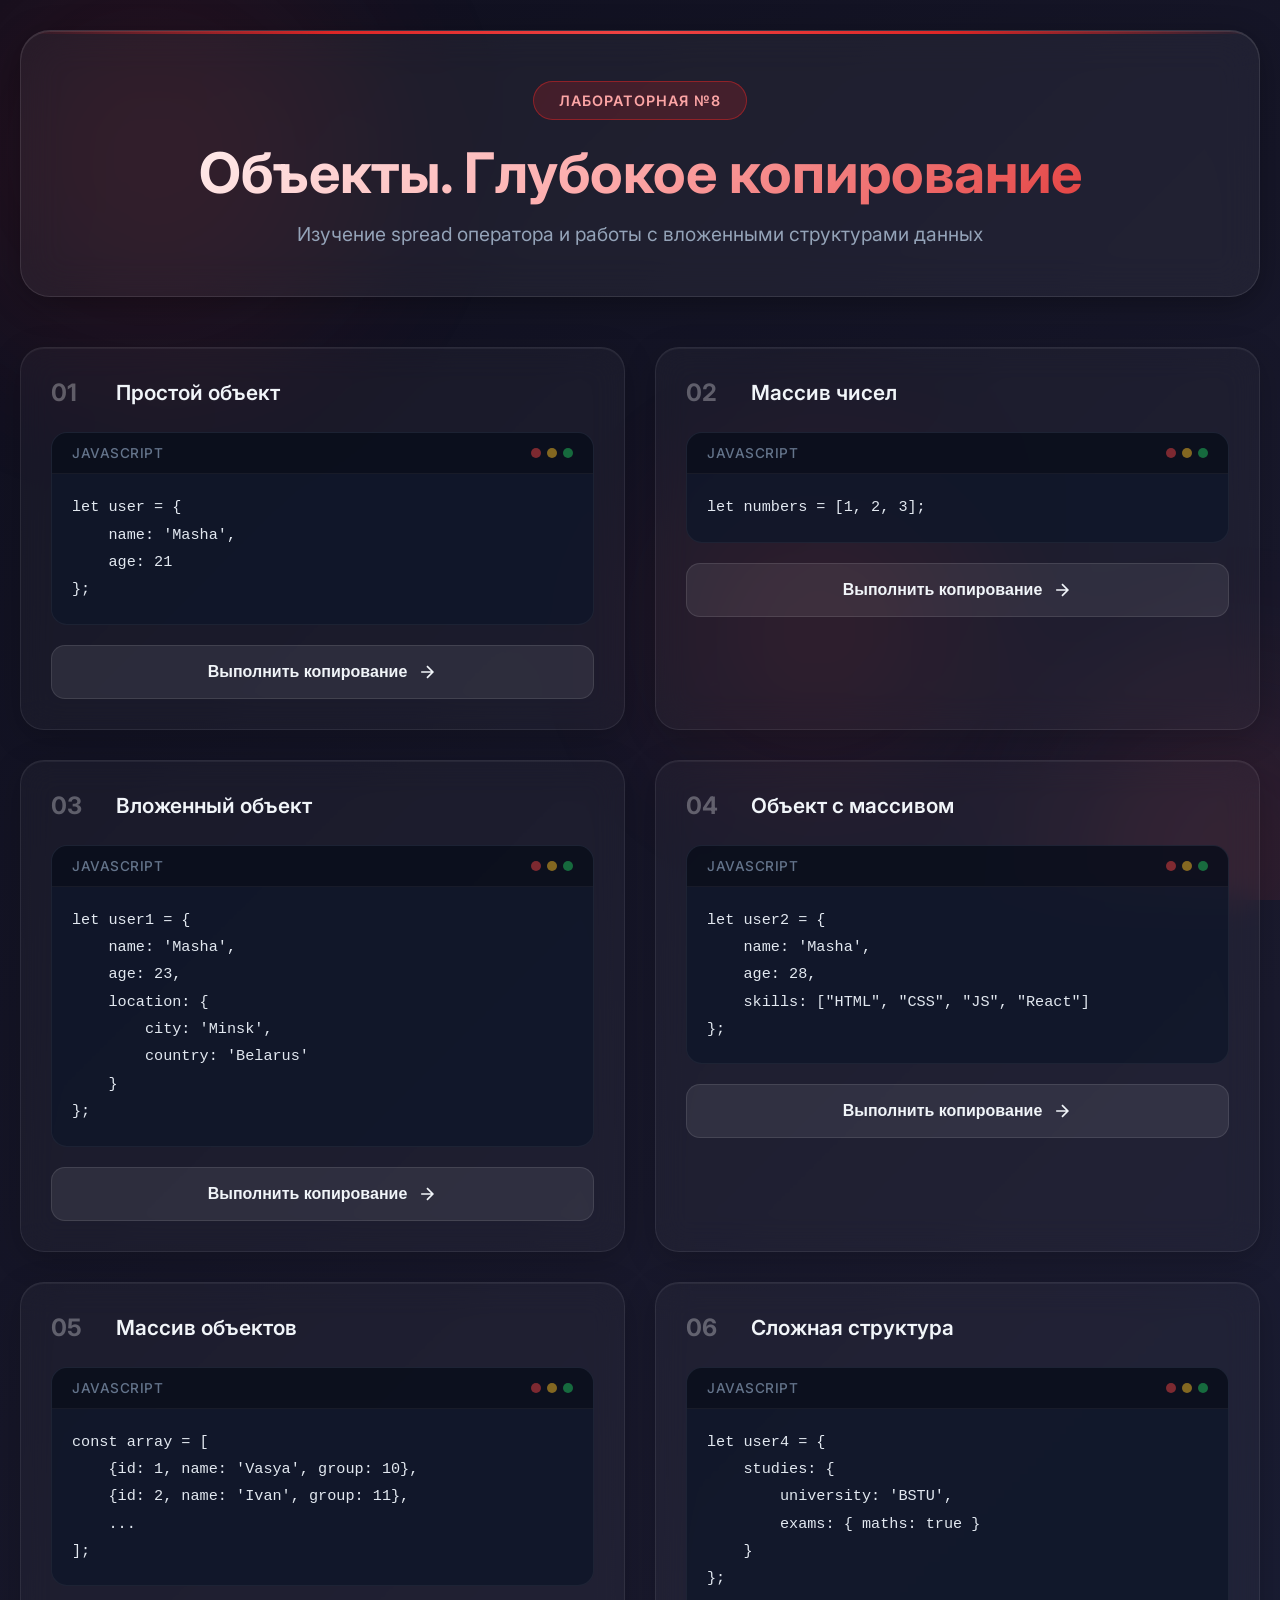
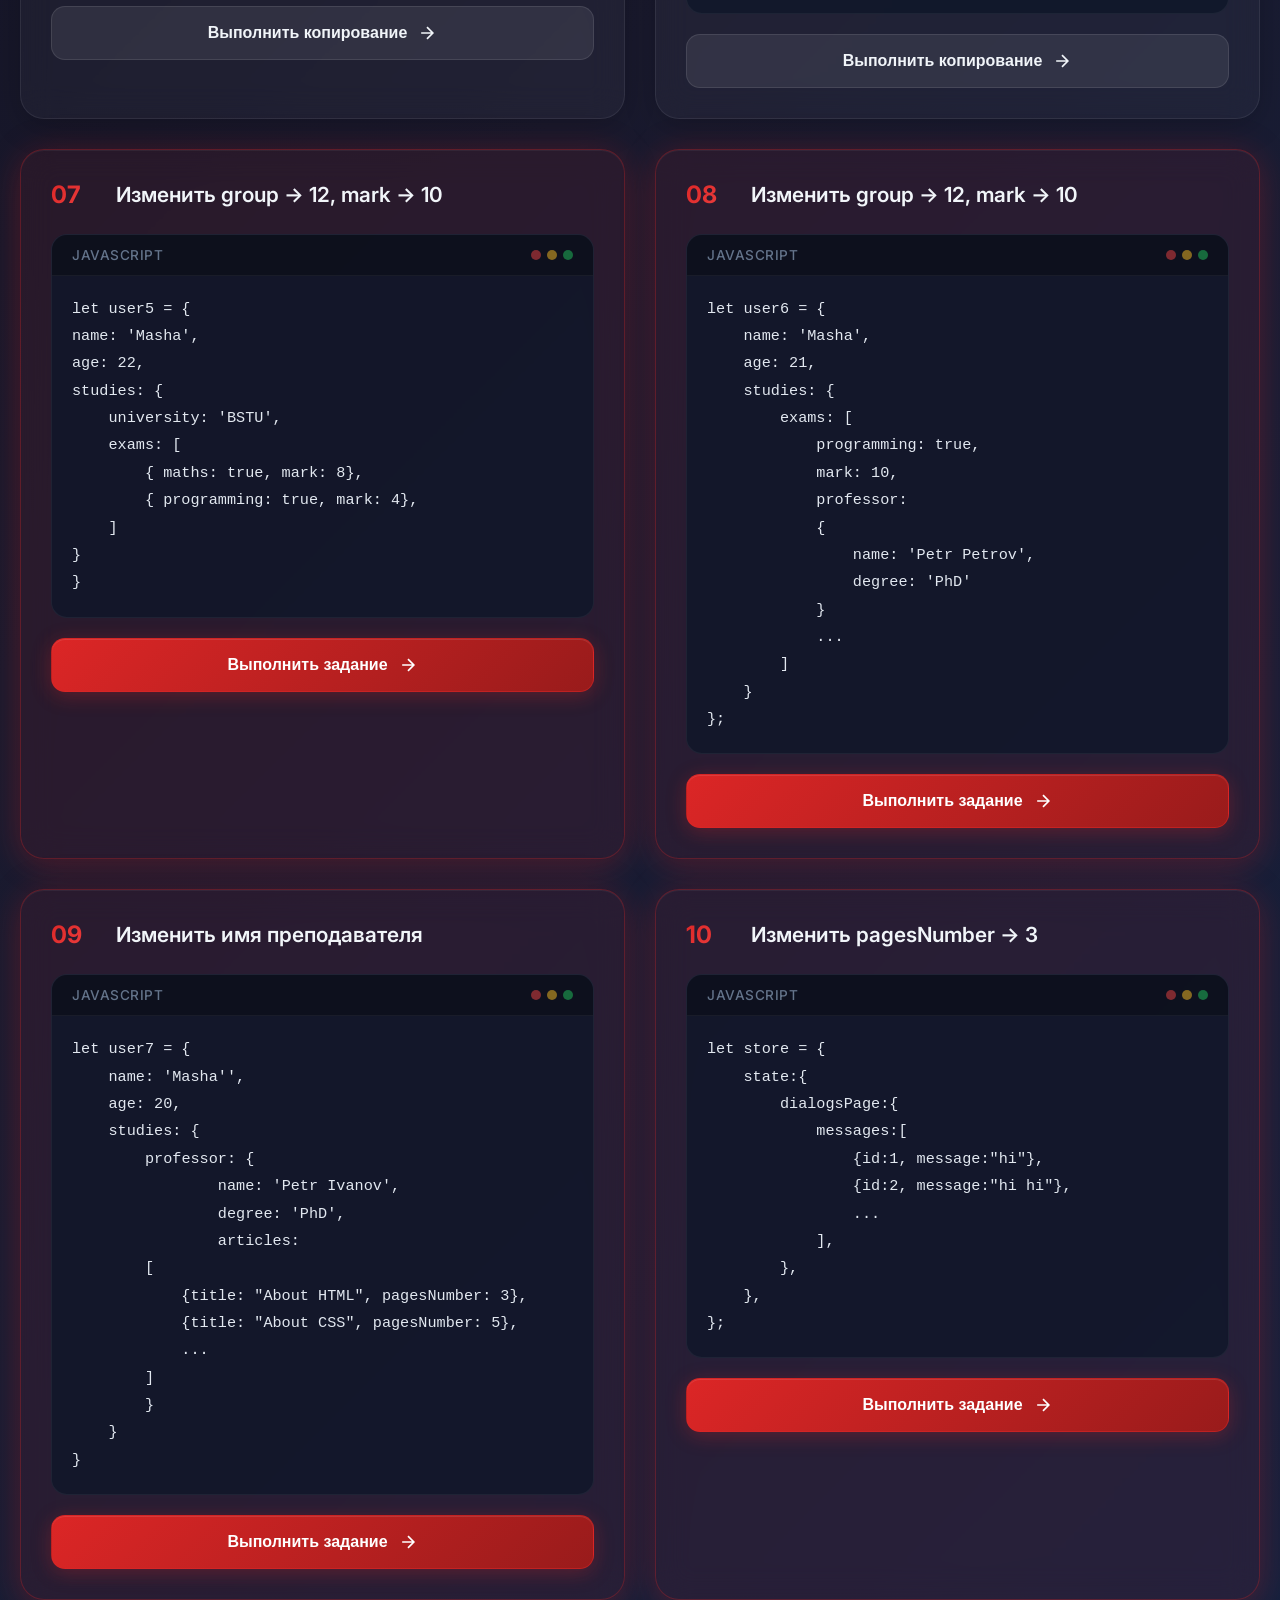
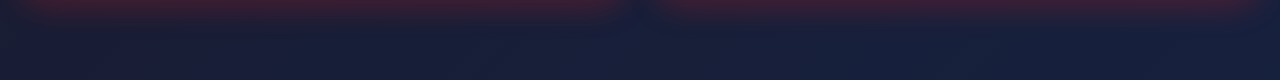
<file: TERM-3_SAP/laboratory_work_08/index.html>
<!DOCTYPE html>
<html lang="ru">

<head>
    <meta charset="UTF-8">
    <meta name="viewport" content="width=device-width, initial-scale=1.0">
    <title>Лабораторная работа №8 - Объекты</title>
    <link rel="stylesheet" href="style.css">
</head>

<body>
    <div class="bg-shapes">
        <div class="shape shape-1"></div>
        <div class="shape shape-2"></div>
        <div class="shape shape-3"></div>
    </div>

    <div class="container">
        <header class="header-glass">
            <div class="header-content">
                <div class="lab-badge">Лабораторная №8</div>
                <h1>Объекты. Глубокое копирование</h1>
                <p class="subtitle">Изучение spread оператора и работы с вложенными структурами данных</p>
            </div>
        </header>

        <div class="tasks-wrapper">
            <div class="task-card glass">
                <div class="task-header">
                    <span class="task-num">01</span>
                    <h3>Простой объект</h3>
                </div>
                <div class="code-wrapper">
                    <div class="code-header">
                        <span class="code-lang">JavaScript</span>
                        <div class="code-dots">
                            <span></span><span></span><span></span>
                        </div>
                    </div>
                    <pre class="code-content">let user = {
    name: 'Masha',
    age: 21
};</pre>
                </div>
                <button class="btn-primary" onclick="executeTask1()">
                    <span>Выполнить копирование</span>
                    <svg class="btn-icon" viewBox="0 0 24 24" fill="none" stroke="currentColor" stroke-width="2">
                        <path d="M5 12h14M12 5l7 7-7 7" />
                    </svg>
                </button>
                <div class="result" id="result1"></div>
            </div>

            <div class="task-card glass">
                <div class="task-header">
                    <span class="task-num">02</span>
                    <h3>Массив чисел</h3>
                </div>
                <div class="code-wrapper">
                    <div class="code-header">
                        <span class="code-lang">JavaScript</span>
                        <div class="code-dots">
                            <span></span><span></span><span></span>
                        </div>
                    </div>
                    <pre class="code-content">let numbers = [1, 2, 3];</pre>
                </div>
                <button class="btn-primary" onclick="executeTask2()">
                    <span>Выполнить копирование</span>
                    <svg class="btn-icon" viewBox="0 0 24 24" fill="none" stroke="currentColor" stroke-width="2">
                        <path d="M5 12h14M12 5l7 7-7 7" />
                    </svg>
                </button>
                <div class="result" id="result2"></div>
            </div>

            <div class="task-card glass">
                <div class="task-header">
                    <span class="task-num">03</span>
                    <h3>Вложенный объект</h3>
                </div>
                <div class="code-wrapper">
                    <div class="code-header">
                        <span class="code-lang">JavaScript</span>
                        <div class="code-dots">
                            <span></span><span></span><span></span>
                        </div>
                    </div>
                    <pre class="code-content">let user1 = {
    name: 'Masha',
    age: 23,
    location: {
        city: 'Minsk',
        country: 'Belarus'
    }
};</pre>
                </div>
                <button class="btn-primary" onclick="executeTask3()">
                    <span>Выполнить копирование</span>
                    <svg class="btn-icon" viewBox="0 0 24 24" fill="none" stroke="currentColor" stroke-width="2">
                        <path d="M5 12h14M12 5l7 7-7 7" />
                    </svg>
                </button>
                <div class="result" id="result3"></div>
            </div>

            <div class="task-card glass">
                <div class="task-header">
                    <span class="task-num">04</span>
                    <h3>Объект с массивом</h3>
                </div>
                <div class="code-wrapper">
                    <div class="code-header">
                        <span class="code-lang">JavaScript</span>
                        <div class="code-dots">
                            <span></span><span></span><span></span>
                        </div>
                    </div>
                    <pre class="code-content">let user2 = {
    name: 'Masha',
    age: 28,
    skills: ["HTML", "CSS", "JS", "React"]
};</pre>
                </div>
                <button class="btn-primary" onclick="executeTask4()">
                    <span>Выполнить копирование</span>
                    <svg class="btn-icon" viewBox="0 0 24 24" fill="none" stroke="currentColor" stroke-width="2">
                        <path d="M5 12h14M12 5l7 7-7 7" />
                    </svg>
                </button>
                <div class="result" id="result4"></div>
            </div>

            <div class="task-card glass">
                <div class="task-header">
                    <span class="task-num">05</span>
                    <h3>Массив объектов</h3>
                </div>
                <div class="code-wrapper">
                    <div class="code-header">
                        <span class="code-lang">JavaScript</span>
                        <div class="code-dots">
                            <span></span><span></span><span></span>
                        </div>
                    </div>
                    <pre class="code-content">const array = [
    {id: 1, name: 'Vasya', group: 10},
    {id: 2, name: 'Ivan', group: 11},
    ...
];</pre>
                </div>
                <button class="btn-primary" onclick="executeTask5()">
                    <span>Выполнить копирование</span>
                    <svg class="btn-icon" viewBox="0 0 24 24" fill="none" stroke="currentColor" stroke-width="2">
                        <path d="M5 12h14M12 5l7 7-7 7" />
                    </svg>
                </button>
                <div class="result" id="result5"></div>
            </div>

            <div class="task-card glass">
                <div class="task-header">
                    <span class="task-num">06</span>
                    <h3>Сложная структура</h3>
                </div>
                <div class="code-wrapper">
                    <div class="code-header">
                        <span class="code-lang">JavaScript</span>
                        <div class="code-dots">
                            <span></span><span></span><span></span>
                        </div>
                    </div>
                    <pre class="code-content">let user4 = {
    studies: {
        university: 'BSTU',
        exams: { maths: true }
    }
};</pre>
                </div>
                <button class="btn-primary" onclick="executeTask6()">
                    <span>Выполнить копирование</span>
                    <svg class="btn-icon" viewBox="0 0 24 24" fill="none" stroke="currentColor" stroke-width="2">
                        <path d="M5 12h14M12 5l7 7-7 7" />
                    </svg>
                </button>
                <div class="result" id="result6"></div>
            </div>

            <div class="task-card glass-accent">
                <div class="task-header">
                    <span class="task-num accent">07</span>
                    <h3>Изменить group → 12, mark → 10</h3>
                </div>
                <div class="code-wrapper">
                    <div class="code-header">
                        <span class="code-lang">JavaScript</span>
                        <div class="code-dots">
                            <span></span><span></span><span></span>
                        </div>
                    </div>
                    <pre class="code-content">
let user5 = {
name: 'Masha',
age: 22,
studies: {
    university: 'BSTU',
    exams: [
        { maths: true, mark: 8},
        { programming: true, mark: 4},
    ]
}
}
</pre>
                </div>
                <button class="btn-accent" onclick="executeTask7()">
                    <span>Выполнить задание</span>
                    <svg class="btn-icon" viewBox="0 0 24 24" fill="none" stroke="currentColor" stroke-width="2">
                        <path d="M5 12h14M12 5l7 7-7 7" />
                    </svg>
                </button>
                <div class="result" id="result7"></div>
            </div>
            <div class="task-card glass-accent">
                <div class="task-header">
                    <span class="task-num accent">08</span>
                    <h3>Изменить group → 12, mark → 10</h3>
                </div>
                <div class="code-wrapper">
                    <div class="code-header">
                        <span class="code-lang">JavaScript</span>
                        <div class="code-dots">
                            <span></span><span></span><span></span>
                        </div>
                    </div>
                    <pre class="code-content">
let user6 = {
    name: 'Masha',
    age: 21,
    studies: {
        exams: [
            programming: true,
            mark: 10,
            professor: 
            {
                name: 'Petr Petrov',
                degree: 'PhD'
            }
            ...
        ]
    }
};
</pre>
                </div>
                <button class="btn-accent" onclick="executeTask8()">
                    <span>Выполнить задание</span>
                    <svg class="btn-icon" viewBox="0 0 24 24" fill="none" stroke="currentColor" stroke-width="2">
                        <path d="M5 12h14M12 5l7 7-7 7" />
                    </svg>
                </button>
                <div class="result" id="result8"></div>
            </div>

            <div class="task-card glass-accent">
                <div class="task-header">
                    <span class="task-num accent">09</span>
                    <h3>Изменить имя преподавателя</h3>
                </div>
                <div class="code-wrapper">
                    <div class="code-header">
                        <span class="code-lang">JavaScript</span>
                        <div class="code-dots">
                            <span></span><span></span><span></span>
                        </div>
                    </div>
                    <pre class="code-content">
let user7 = {
    name: 'Masha'',
    age: 20,
    studies: {
	professor: {
		name: 'Petr Ivanov',
		degree: 'PhD',
		articles:
        [
            {title: "About HTML", pagesNumber: 3},
            {title: "About CSS", pagesNumber: 5},
            ...
        ]
        }
    }   
}
</pre>
                </div>
                <button class="btn-accent" onclick="executeTask9()">
                    <span>Выполнить задание</span>
                    <svg class="btn-icon" viewBox="0 0 24 24" fill="none" stroke="currentColor" stroke-width="2">
                        <path d="M5 12h14M12 5l7 7-7 7" />
                    </svg>
                </button>
                <div class="result" id="result9"></div>
            </div>

            <div class="task-card glass-accent">
                <div class="task-header">
                    <span class="task-num accent">10</span>
                    <h3>Изменить pagesNumber → 3</h3>
                </div>
                <div class="code-wrapper">
                    <div class="code-header">
                        <span class="code-lang">JavaScript</span>
                        <div class="code-dots">
                            <span></span><span></span><span></span>
                        </div>
                    </div>
                    <pre class="code-content">
let store = {
    state:{
        dialogsPage:{
            messages:[
                {id:1, message:"hi"},
                {id:2, message:"hi hi"},
                ...
            ],
        },
    },
};
</pre>
                </div>
                <button class="btn-accent" onclick="executeTask10()">
                    <span>Выполнить задание</span>
                    <svg class="btn-icon" viewBox="0 0 24 24" fill="none" stroke="currentColor" stroke-width="2">
                        <path d="M5 12h14M12 5l7 7-7 7" />
                    </svg>
                </button>
                <div class="result" id="result10"></div>
            </div>
        </div>

    </div>

    <script src="script.js"></script>
</body>

</html>
</file>
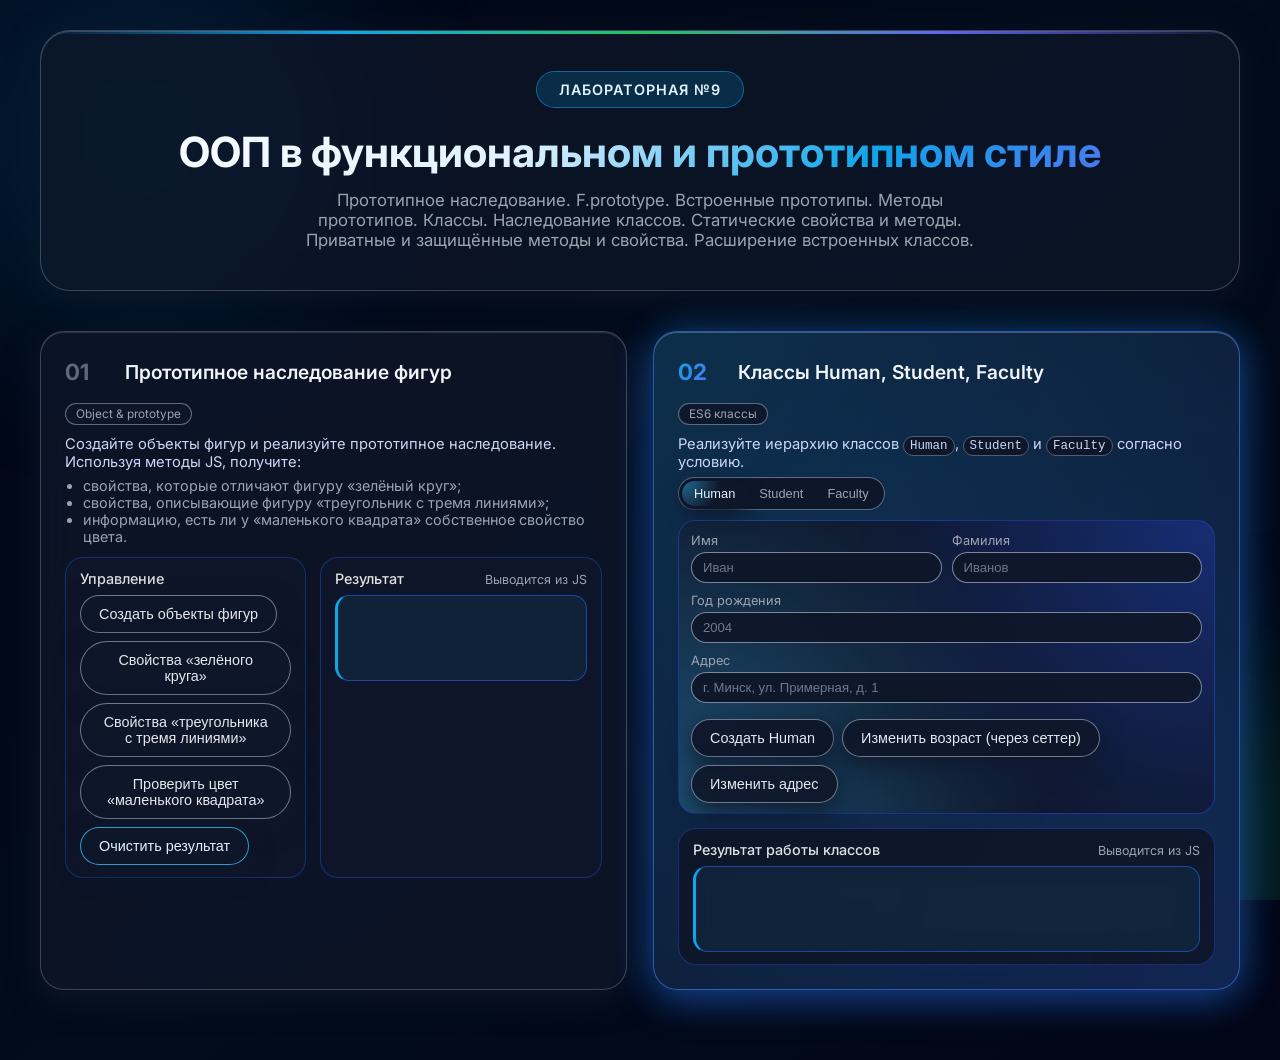
<file: TERM-3_SAP/laboratory_work_09/index.html>
<!DOCTYPE html>
<html lang="ru">

<head>
  <meta charset="UTF-8" />
  <title>Лабораторная работа №9 — ООП в JS</title>
  <meta name="viewport" content="width=device-width, initial-scale=1" />
  <link rel="preconnect" href="https://fonts.googleapis.com" />
  <link rel="preconnect" href="https://fonts.gstatic.com" crossorigin />
  <link href="https://fonts.googleapis.com/css2?family=Inter:wght@300;400;500;600;700&display=swap" rel="stylesheet" />
  <link rel="stylesheet" href="styles.css" />
</head>

<body>
  <div class="bg-shapes">
    <div class="shape shape-1"></div>
    <div class="shape shape-2"></div>
    <div class="shape shape-3"></div>
  </div>

  <div class="container">
    <header class="header-glass">
      <div class="header-content">
        <div class="lab-badge">Лабораторная №9</div>
        <h1>ООП в функциональном и прототипном стиле</h1>
        <p class="subtitle">
          Прототипное наследование. F.prototype. Встроенные прототипы. Методы прототипов. Классы. Наследование классов.
          Статические свойства и методы. Приватные и защищённые методы и свойства. Расширение встроенных классов.
        </p>
      </div>
    </header>

    <main class="tasks-wrapper">

      <section class="task-card glass">
        <div class="task-header">
          <span class="task-num">01</span>
          <h3>Прототипное наследование фигур</h3>
        </div>

        <div class="card__header">
          <span class="card__tag">Object &amp; prototype</span>
        </div>
        <p class="card__text">
          Создайте объекты фигур и реализуйте прототипное наследование.
          Используя методы JS, получите:
        </p>
        <ul class="card__list">
          <li>свойства, которые отличают фигуру «зелёный круг»;</li>
          <li>свойства, описывающие фигуру «треугольник с тремя линиями»;</li>
          <li>информацию, есть ли у «маленького квадрата» собственное свойство цвета.</li>
        </ul>

        <div class="card__grid card__grid--2">
          <div class="panel">
            <h3 class="panel__title">Управление</h3>
            <div class="panel__controls">
              <button id="btn-create-shapes" class="btn-primary">
                Создать объекты фигур
              </button>
              <button id="btn-green-circle-props" class="btn-primary btn-primary--ghost">
                Свойства «зелёного круга»
              </button>
              <button id="btn-triangle-props" class="btn-primary btn-primary--ghost">
                Свойства «треугольника с тремя линиями»
              </button>
              <button id="btn-small-square-color" class="btn-primary btn-primary--ghost">
                Проверить цвет «маленького квадрата»
              </button>
              <button id="btn-reset-task1" class="btn-primary btn-primary--secondary">
                Очистить результат
              </button>
            </div>
          </div>

          <div class="panel panel--output">
            <div class="panel__header">
              <h3 class="panel__title">Результат</h3>
              <span class="panel__hint">Выводится из JS</span>
            </div>
            <pre id="output-task1" class="output-area result" aria-live="polite"></pre>
          </div>
        </div>
      </section>

      <section class="task-card glass-accent">
        <div class="task-header">
          <span class="task-num accent">02</span>
          <h3>Классы Human, Student, Faculty</h3>
        </div>
        <div class="card__header">
          <span class="card__tag">ES6 классы</span>
        </div>
        <p class="card__text">
          Реализуйте иерархию классов <code>Human</code>,
          <code>Student</code> и <code>Faculty</code> согласно условию.
        </p>

        <div class="tabs" data-tabs>
          <div class="tabs__nav">
            <button class="tabs__btn tabs__btn--active" data-tab-target="human" type="button">
              Human
            </button>
            <button class="tabs__btn" data-tab-target="student" type="button">
              Student
            </button>
            <button class="tabs__btn" data-tab-target="faculty" type="button">
              Faculty
            </button>
          </div>

          <div class="tabs__content">
            <!-- Tab: Human -->
            <div class="tabs__pane tabs__pane--active" data-tab-pane="human">
              <form class="form" id="form-human" autocomplete="off">
                <div class="form__row">
                  <label class="field">
                    <span class="field__label">Имя</span>
                    <input type="text" class="field__input" id="human-firstname" placeholder="Иван" />
                  </label>
                  <label class="field">
                    <span class="field__label">Фамилия</span>
                    <input type="text" class="field__input" id="human-lastname" placeholder="Иванов" />
                  </label>
                </div>
                <div class="form__row">
                  <label class="field">
                    <span class="field__label">Год рождения</span>
                    <input type="number" class="field__input" id="human-birthyear" placeholder="2004" />
                  </label>
                  <label class="field field--wide">
                    <span class="field__label">Адрес</span>
                    <input type="text" class="field__input" id="human-address"
                      placeholder="г. Минск, ул. Примерная, д. 1" />
                  </label>
                </div>

                <div class="form__actions">
                  <button type="button" id="btn-create-human" class="btn-primary">
                    Создать Human
                  </button>
                  <button type="button" id="btn-update-human-age" class="btn-primary btn-primary--ghost">
                    Изменить возраст (через сеттер)
                  </button>
                  <button type="button" id="btn-update-human-address" class="btn-primary btn-primary--ghost">
                    Изменить адрес
                  </button>
                </div>
              </form>
            </div>

            <div class="tabs__pane" data-tab-pane="student">
              <form class="form" id="form-student" autocomplete="off">
                <div class="form__row">
                  <label class="field">
                    <span class="field__label">Имя</span>
                    <input type="text" class="field__input" id="student-firstname" placeholder="Анна" />
                  </label>
                  <label class="field">
                    <span class="field__label">Фамилия</span>
                    <input type="text" class="field__input" id="student-lastname" placeholder="Петрова" />
                  </label>
                </div>

                <div class="form__row">
                  <label class="field">
                    <span class="field__label">Год рождения</span>
                    <input type="number" class="field__input" id="student-birthyear" placeholder="2005" />
                  </label>
                  <label class="field">
                    <span class="field__label">Адрес</span>
                    <input type="text" class="field__input" id="student-address"
                      placeholder="г. Минск, ул. Студенческая, д. 10" />
                  </label>
                </div>

                <div class="form__row">
                  <label class="field">
                    <span class="field__label">Факультет</span>
                    <input type="text" class="field__input" id="student-faculty" placeholder="ФИТ" />
                  </label>
                  <label class="field">
                    <span class="field__label">Курс</span>
                    <input type="number" class="field__input" id="student-course" placeholder="1" min="1" max="6" />
                  </label>
                  <label class="field">
                    <span class="field__label">Группа</span>
                    <input type="text" class="field__input" id="student-group" placeholder="120902" />
                  </label>
                </div>

                <div class="form__row">
                  <label class="field field--wide">
                    <span class="field__label">№ зачётки</span>
                    <input type="text" class="field__input" id="student-id" placeholder="71201300" />
                  </label>
                </div>

                <div class="form__actions">
                  <button type="button" id="btn-create-student" class="btn-primary">
                    Создать Student
                  </button>
                  <button type="button" id="btn-update-student-course-group" class="btn-primary btn-primary--ghost">
                    Изменить курс и группу
                  </button>
                  <button type="button" id="btn-student-fullname" class="btn-primary btn-primary--ghost">
                    getFullName()
                  </button>
                </div>
              </form>
            </div>

            <!-- Tab: Faculty -->
            <div class="tabs__pane" data-tab-pane="faculty">
              <form class="form" id="form-faculty" autocomplete="off">
                <div class="form__row">
                  <label class="field field--wide">
                    <span class="field__label">Название факультета</span>
                    <input type="text" class="field__input" id="faculty-name"
                      placeholder="Факультет информационных технологий (ФИТ)" />
                  </label>
                </div>
                <div class="form__row">
                  <label class="field">
                    <span class="field__label">Количество групп</span>
                    <input type="number" class="field__input" id="faculty-groups" placeholder="10" min="0" />
                  </label>
                  <label class="field">
                    <span class="field__label">Количество студентов</span>
                    <input type="number" class="field__input" id="faculty-students" placeholder="250" min="0" />
                  </label>
                </div>

                <div class="form__row">
                  <label class="field field--wide">
                    <span class="field__label">
                      Список номеров зачёток студентов факультета
                    </span>
                    <textarea id="faculty-student-ids" class="field__input field__input--textarea"
                      placeholder="71201300, 71202457, 63201345 ..."></textarea>
                    <span class="field__note">
                      Можно использовать для демонстрации методов
                      <code>getDev()</code> и <code>getGroupe()</code>.
                    </span>
                  </label>
                </div>

                <div class="form__row">
                  <label class="field">
                    <span class="field__label">Группа для поиска</span>
                    <input type="text" class="field__input" id="faculty-search-group" placeholder="например, 120902" />
                  </label>
                </div>

                <div class="form__actions">
                  <button type="button" id="btn-create-faculty" class="btn-accent">
                    Создать Faculty
                  </button>
                  <button type="button" id="btn-update-faculty-counts" class="btn-primary btn-primary--ghost">
                    Изменить количество групп и студентов
                  </button>
                  <button type="button" id="btn-faculty-get-dev" class="btn-primary btn-primary--ghost">
                    getDev() — ДЭВИ
                  </button>
                  <button type="button" id="btn-faculty-get-group" class="btn-primary btn-primary--ghost">
                    getGroupe() — Студенты группы
                  </button>
                </div>
              </form>
            </div>
          </div>

          <div class="panel panel--output panel--stacked">
            <div class="panel__header">
              <h3 class="panel__title">Результат работы классов</h3>
              <span class="panel__hint">Выводится из JS</span>
            </div>
            <pre id="output-task2" class="output-area result" aria-live="polite"></pre>
          </div>
        </div>
      </section>
    </main>
  </div>
  <script src="script.js"></script>
</body>

</html>
</file>
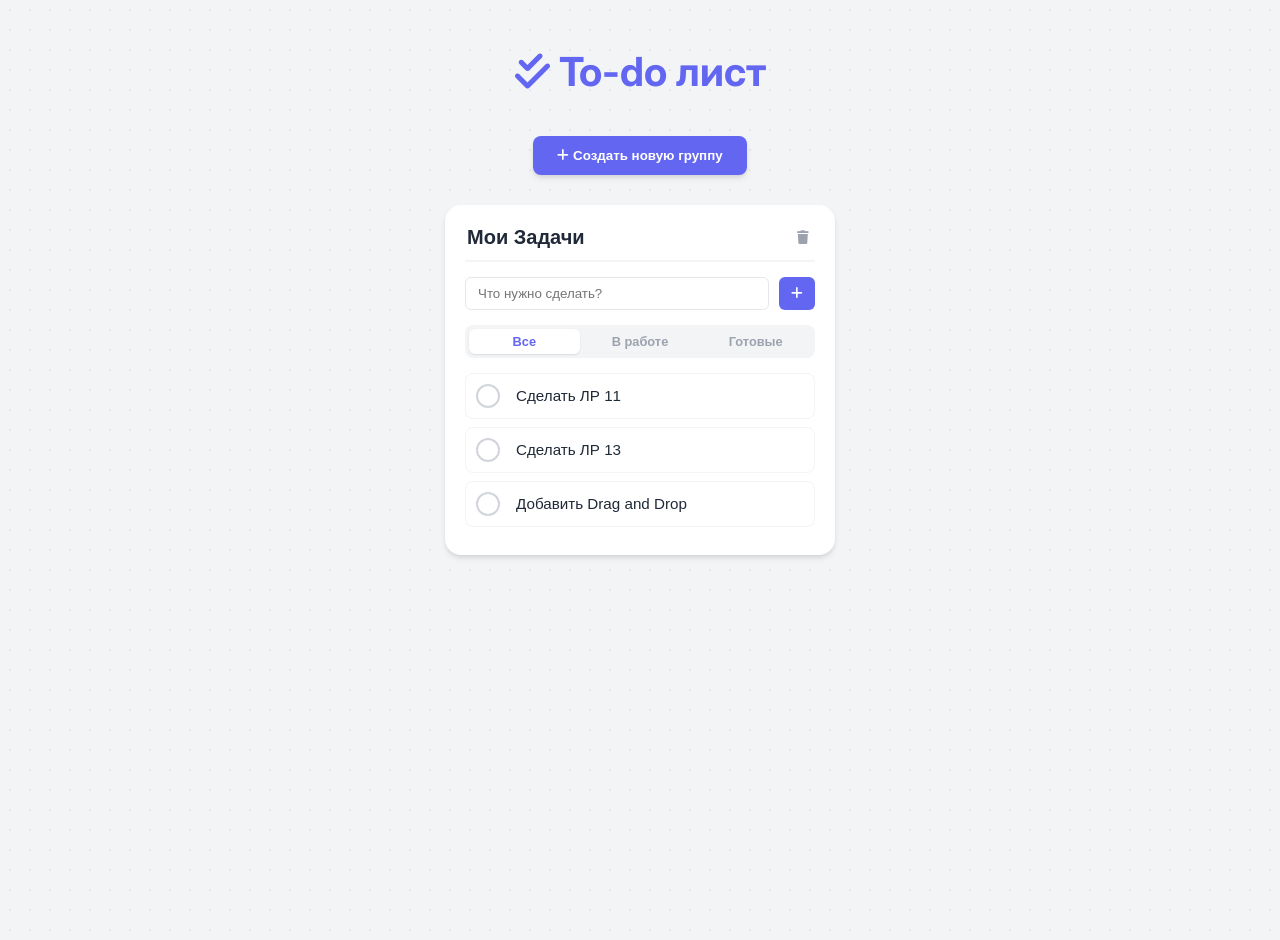
<file: TERM-3_SAP/laboratory_work_11,13/index.html>
<!DOCTYPE html>
<html lang="ru">
<head>
    <meta charset="UTF-8">
    <meta name="viewport" content="width=device-width, initial-scale=1.0">
    <title>Лабораторная работа 11,13 - To-Do лист</title>
    <link href="https://cdnjs.cloudflare.com/ajax/libs/font-awesome/6.0.0/css/all.min.css" rel="stylesheet">
    <link href="https://fonts.googleapis.com/css2?family=Inter:wght@300;400;600&display=swap" rel="stylesheet">
    <link rel="stylesheet" href="style.css">
</head>

<body>
    <header>
        <h1><i class="fas fa-check-double"></i> To-do лист</h1>
    </header>

    <button class="add-group-btn" onclick="app.createTodolist()">
        <i class="fas fa-plus"></i> Создать новую группу
    </button>

    <div id="app">
    </div>
    <script src="scripts.js"></script>
</body>
</html>
</file>
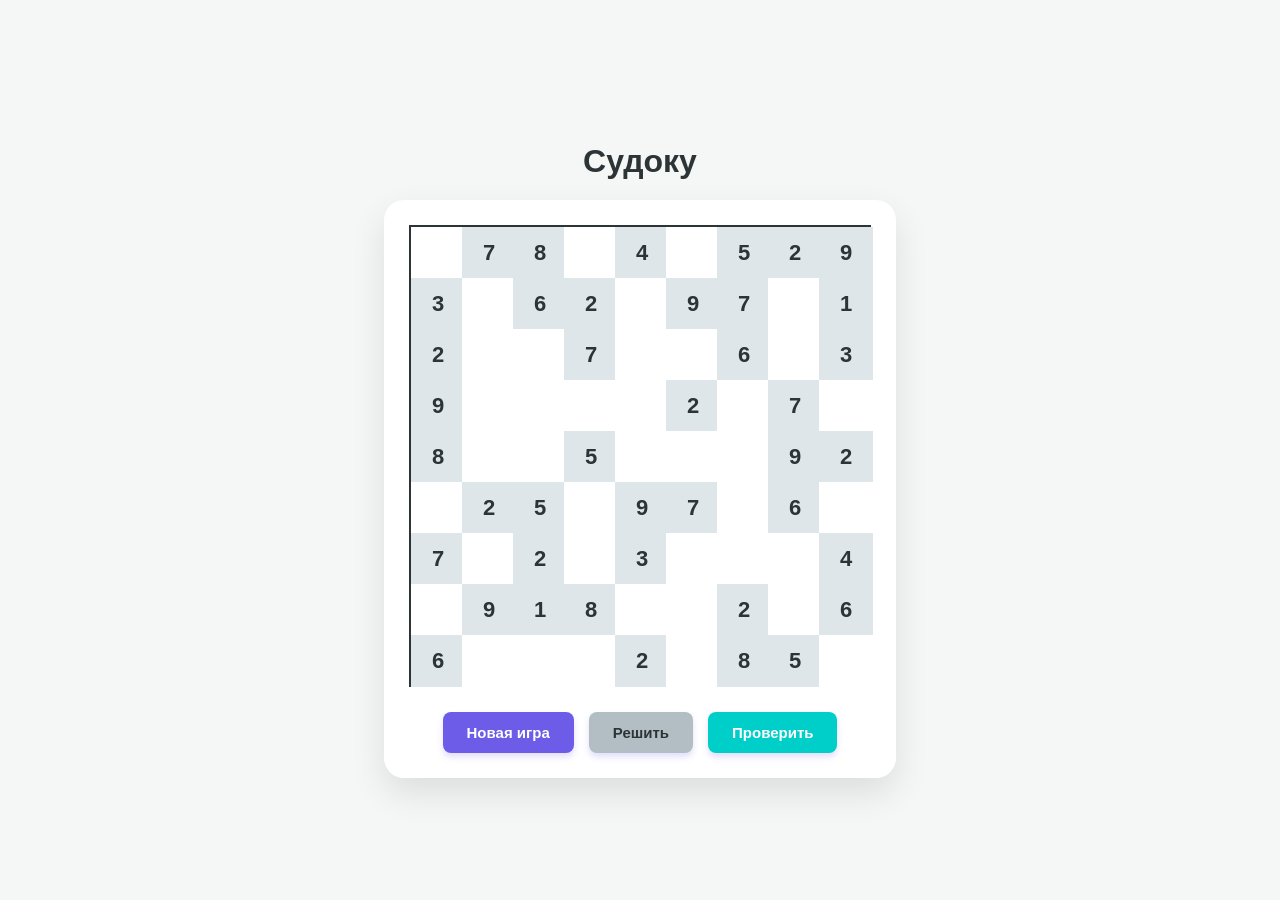
<file: TERM-3_SAP/laboratory_work_12,14/index.html>
<!DOCTYPE html>
<html lang="ru">

<head>
    <meta charset="UTF-8">
    <meta name="viewport" content="width=device-width, initial-scale=1.0">
    <title>Лабораторная работа 12,14 - Судоку</title>
    <link rel="stylesheet" href="style.css">
</head>

<body>
    <h1>Судоку</h1>
    <div class="game-container">
        <div id="board" class="sudoku-board"></div>

        <div class="controls">
            <button onclick="handleNewGame()">Новая игра</button>
            <button class="secondary" onclick="handleSolve()">Решить</button>
            <button class="check-btn" onclick="handleCheck()">Проверить</button>
        </div>
    </div>
    <script src="scripts.js"></script>
</body>

</html>
</file>
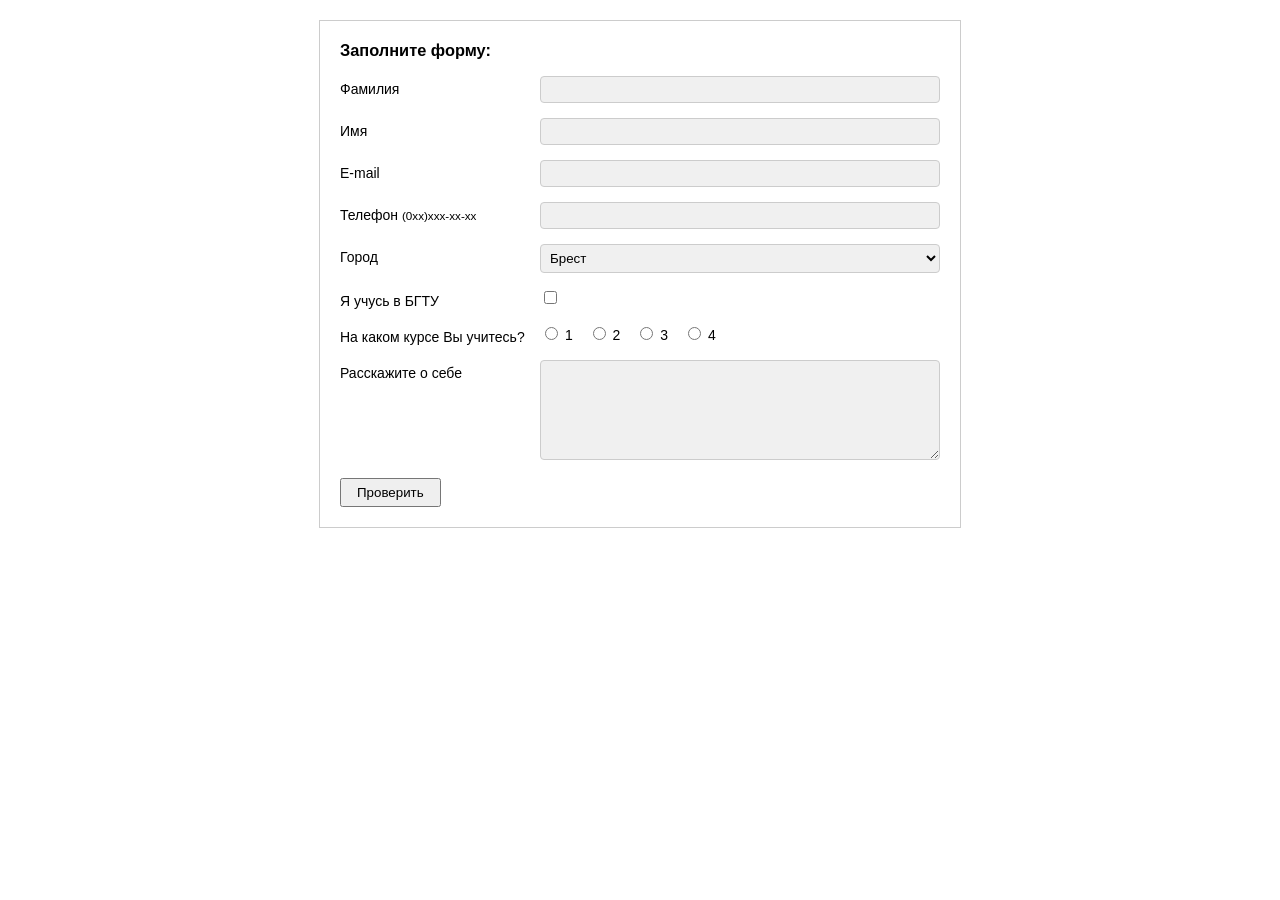
<file: TERM-3_SAP/laboratory_work_15/index.html>
<!DOCTYPE html>
<html lang="ru">
<head>
    <meta charset="UTF-8">
    <title>Лабораторная работа 15 - Валидация формы</title>
    <link rel="stylesheet" href="style.css">
</head>
<body>
<div class="form-container">
    <h3>Заполните форму:</h3>
    <form id="mainForm">
        <div class="row">
            <div class="label">Фамилия</div>
            <div class="input-group">
                <input type="text" id="surname">
                <div id="error-surname" class="error-msg">Поле не должно быть пустым и содержать более 20 символов (только буквы)!</div>
            </div>
        </div>

        <div class="row">
            <div class="label">Имя</div>
            <div class="input-group">
                <input type="text" id="firstname">
                <div id="error-firstname" class="error-msg">Поле не должно быть пустым и содержать более 20 символов (только буквы)!</div>
            </div>
        </div>

        <div class="row">
            <div class="label">E-mail</div>
            <div class="input-group">
                <input type="text" id="email">
                <div id="error-email" class="error-msg">Недопустимый формат (ххх@xxxxx.xxx)!</div>
            </div>
        </div>

        <div class="row">
            <div class="label">Телефон <small>(0xx)xxx-xx-xx</small></div>
            <div class="input-group">
                <input type="text" id="phone">
                <div id="error-phone" class="error-msg">Поле не должно быть пустым и соответствовать формату (0xx)xxx-xx-xx!</div>
            </div>
        </div>

        <div class="row">
            <div class="label">Город</div>
            <div class="input-group">
                <select id="city">
                    <option value="Брест">Брест</option>
                    <option value="Минск">Минск</option>
                    <option value="Гродно">Гродно</option>
                    <option value="Гомель">Гомель</option>
                </select>
            </div>
        </div>

        <div class="row">
            <div class="label">Я учусь в БГТУ</div>
            <div class="input-group">
                <input type="checkbox" id="isBSTU">
            </div>
        </div>

        <div class="row">
            <div class="label">На каком курсе Вы учитесь?</div>
            <div class="input-group radio-group">
                <label><input type="radio" name="course" value="1"> 1</label>
                <label><input type="radio" name="course" value="2"> 2</label>
                <label><input type="radio" name="course" value="3"> 3</label>
                <label><input type="radio" name="course" value="4"> 4</label>
            </div>
        </div>

        <div class="row">
            <div class="label">Расскажите о себе</div>
            <div class="input-group">
                <textarea id="about"></textarea>
                <div id="error-about" class="error-msg">Поле обязательно (макс. 250 символов)!</div>
            </div>
        </div>

        <button type="submit" class="btn-check">Проверить</button>
    </form>
</div>
<script src="scripts.js"></script>
</body>
</html>
</file>
<file: TERM-3_SAP/laboratory_work_01/style.css>
body {
  display: flex;
  justify-content: center; 
}
@font-face {
  font-family: 'MyFont';
  src: url('fonts/DelaGothicOne-Regular.ttf') format('truetype');
}

body {
  font-family: 'MyFont', sans-serif;
}

main{
    width: 650px;
    height: 650px;
    background-color: rgba(236, 236, 236, 0.514);
    border: rgb(88, 88, 88) solid, 2px;
    border-radius: 20px;
    display: flex;
    flex-direction: column;
    align-items: center;
}
input{
    width: 400px;
    padding-left: 20px;
    height: 40px;
    color: rgb(105, 105, 105);
    border-radius: 40px;
    background-color: rgba(234,238,247,1);
    font-family: 'MyFont', sans-serif;
    background-position: right 10px center; 
    background-repeat: no-repeat;
    background-size: 20px;
    border:  none;
}
article{
    display: flex;
    flex-direction: column;
}
.result_field{
     display: flex;
    flex-direction: row-reverse;
}

p{
    color: rgb(66, 66, 66);
    font-family: 'MyFont', sans-serif;
    font-size: 14px;
    margin-left: 16px;
    margin-bottom: 3px;
}
.submit{
    font-weight: 700;
    margin-top: 7px;
    width: 150px;
    height: 30px;
    background-color: rgba(2,167,233,1);
    border: none;
    color: white;
    border-radius: 13px;
    &:active{
        background-color:rgb(0, 134, 187);
        box-shadow: 0 0 4px #383838;
    }
}
#result{
    border-radius: 10px;
    display: flex; 
    align-items: center; 
}
</file>
<file: TERM-3_SAP/laboratory_work_02/style.css>
body {
  display: flex;
  justify-content: center; 
}
@font-face {
  font-family: 'MyFont';
  src: url('fonts/DelaGothicOne-Regular.ttf') format('truetype');
}

body {
  font-family: 'MyFont', sans-serif;
}

main{
    width: 700px;
    height: 800px;
    background-color: rgba(236, 236, 236, 0.514);
    border: rgb(88, 88, 88) solid, 2px;
    border-radius: 20px;
    display: flex;
    flex-direction: column;
    align-items: center;
}
input{
    width: 400px;
    padding-left: 20px;
    height: 40px;
    color: rgb(105, 105, 105);
    border-radius: 40px;
    background-color: rgba(234,238,247,1);
    font-family: 'MyFont', sans-serif;
    background-position: right 10px center; 
    background-repeat: no-repeat;
    background-size: 20px;
    border:  none;
}
article{
    display: flex;
    flex-direction: column;
}
.result_field{
     display: flex;
    flex-direction: row-reverse;
}

p{
    color: rgb(66, 66, 66);
    font-family: 'MyFont', sans-serif;
    font-size: 14px;
    margin-left: 16px;
    margin-bottom: 3px;
}
.submit{
    font-weight: 700;
    margin-top: 7px;
    width: 150px;
    height: 30px;
    background-color: rgba(2,167,233,1);
    border: none;
    color: white;
    border-radius: 13px;
    &:active{
        background-color:rgb(0, 134, 187);
        box-shadow: 0 0 4px #383838;
    }
}
#result{
    border-radius: 10px;
    display: flex; 
    align-items: center; 
}
#two_arr{
  display: flex;
  flex-direction: row-reverse;
}
#first_array, #second_array
{
    width: 300px;
}
</file>
<file: TERM-3_SAP/laboratory_work_03/style.css>
/* Общие стили */
body {
  margin: 0;
  font-family: "Segoe UI", Tahoma, sans-serif;
  background: #f0f2f5;
  color: #333;
}

/* Шапка */
header {
  text-align: center;
  background: linear-gradient(135deg, #6c63ff, #8f94fb);
  color: white;
  padding: 20px;
  border-bottom-left-radius: 20px;
  border-bottom-right-radius: 20px;
}

header h1 {
  margin: 0;
  font-size: 28px;
}

header p {
  margin: 5px 0 0;
  font-size: 16px;
}

/* Основная часть */
.tasks {
  display: grid;
  grid-template-columns: repeat(auto-fit, minmax(320px, 1fr));
  gap: 20px;
  padding: 30px;
}

/* Карточки заданий */
.task-card {
  background: #fff;
  border-radius: 15px;
  padding: 20px;
  box-shadow: 0 5px 15px rgba(0,0,0,0.1);
  transition: transform 0.3s;
}

.task-card:hover {
  transform: translateY(-5px);
}

.task-card h2 {
  margin-top: 0;
  color: #6c63ff;
}

.task-card p {
  font-size: 14px;
  margin: 10px 0 15px;
}

/* Кнопки */
button {
  background: #6c63ff;
  color: white;
  border: none;
  padding: 10px 15px;
  border-radius: 8px;
  cursor: pointer;
  font-size: 14px;
  transition: 0.3s;
}

button:hover {
  background: #574ae2;
}

/* Вывод */
.output {
  margin-top: 10px;
  background: #f7f7f7;
  border-radius: 8px;
  padding: 10px;
  font-family: monospace;
  font-size: 13px;
  white-space: pre-wrap;
  min-height: 30px;
  border: 1px solid #ddd;
}

/* Подвал */
footer {
  text-align: center;
  padding: 15px;
  font-size: 14px;
  color: #777;
}
</file>
<file: TERM-3_SAP/laboratory_work_04/styles.css>
/* Light, modern redesign for the lab UI */
:root {
  --bg: #f7f8fb;
  --card: #ffffff;
  --text: #111827;
  --muted: #6b7280;
  --accent: #2563eb;
  --accent-2: #059669;
  --border: #e5e7eb;
  --danger: #ef4444;
}

* { box-sizing: border-box; }
html, body { height: 100%; }
body {
  margin: 0;
  font-family: 'Inter', system-ui, -apple-system, Segoe UI, Roboto, Arial, sans-serif;
  background: radial-gradient(900px 600px at 10% -10%, #eef2ff 0%, transparent 40%), var(--bg);
  color: var(--text);
  line-height: 1.55;
}

.container { width: min(1100px, 92%); margin: 0 auto; }
.page-header { padding: 28px 0 8px; }
.page-header h1 { margin: 0; font-size: 30px; font-weight: 700; letter-spacing: -0.01em; }
.subtitle { color: var(--muted); margin: 6px 0 18px; }
.page-footer { padding: 28px 0 56px; color: var(--muted); }

.card {
  background: var(--card);
  border: 1px solid var(--border);
  border-radius: 16px;
  padding: 20px 18px 16px;
  margin: 18px 0;
  box-shadow: 0 8px 30px rgba(17, 24, 39, 0.06);
}
.card h2 { margin: 6px 0 10px; font-size: 20px; letter-spacing: -0.01em; }
.muted { color: var(--muted); margin: 0 0 12px; }

.grid {
  display: grid;
  grid-template-columns: repeat(12, 1fr);
  gap: 12px 14px;
  align-items: end;
}

.field { grid-column: span 3; display: grid; gap: 6px; }
.field span { font-size: 12px; color: var(--muted); }
.field input {
  background: #ffffff;
  color: var(--text);
  border: 1px solid var(--border);
  border-radius: 12px;
  padding: 11px 12px;
  transition: border-color 0.15s ease, box-shadow 0.15s ease;
}
.field input::placeholder { color: #9ca3af; }
.field input:focus {
  outline: none;
  border-color: var(--accent);
  box-shadow: 0 0 0 4px rgba(37, 99, 235, 0.15);
}

.inline { display: grid; gap: 6px; grid-auto-flow: row; }
.inline input { width: 200px; }

.actions { grid-column: 1 / -1; display: flex; flex-wrap: wrap; gap: 10px; }
button {
  background: var(--accent);
  color: #ffffff;
  border: 1px solid var(--accent);
  border-radius: 12px;
  padding: 10px 16px;
  font-weight: 600;
  cursor: pointer;
  transition: background-color 0.15s ease, box-shadow 0.15s ease, color 0.15s ease;
}
button:hover { box-shadow: 0 6px 18px rgba(37, 99, 235, 0.25); }
button.secondary { background: #f3f4f6; color: #111827; border-color: var(--border); }
button.secondary:hover { background: #e5e7eb; }
button.ghost { background: transparent; color: var(--accent); border: 1px solid var(--accent); }
button.ghost:hover { background: rgba(37, 99, 235, 0.06); }
button:disabled { opacity: 0.6; cursor: not-allowed; box-shadow: none; }

.output {
  margin-top: 10px;
  padding: 11px 12px;
  border-radius: 12px;
  background: #f8fafc;
  border: 1px solid var(--border);
  color: var(--accent-2);
  min-height: 18px;
}

.list { margin-top: 10px; display: flex; flex-wrap: wrap; gap: 8px; }
.list .pill {
  background: #f3f4f6;
  border: 1px solid var(--border);
  border-radius: 999px;
  padding: 6px 12px;
}

.table-scroll { overflow: auto; margin-top: 10px; }
.table { width: 100%; border-collapse: collapse; min-width: 560px; background: var(--card); border: 1px solid var(--border); border-radius: 12px; overflow: hidden; }
.table th, .table td {
  border-bottom: 1px solid var(--border);
  padding: 10px 12px;
}
.table thead th { text-align: left; color: var(--muted); font-weight: 600; background: #f9fafb; }
.table tbody tr:nth-child(even) { background: #fcfdff; }
.table tfoot td { font-weight: 700; background: #fafafb; }
.right { text-align: right; }

@media (max-width: 900px) {
  .field { grid-column: span 6; }
}

@media (max-width: 600px) {
  .field { grid-column: span 12; }
}
</file>
<file: TERM-3_SAP/laboratory_work_05/style.css>
h1{
  display: flex;
  justify-content: center;
  color: white;
  font-family: 'Inter', -apple-system, BlinkMacSystemFont, sans-serif;
  font-size: 26px;
}

body {
  background-color: rgb(15, 23, 41);
  position: relative;
  z-index: 1; 
  min-height: 100vh;
  overflow: hidden;
}

.glass_block{
  position: relative; 
  z-index: 10;
  display: block;
  padding: 24px;
  margin: 0 auto;         
  width: min(900px, 92%);
  background: linear-gradient(90deg, rgba(255,255,255,0.1), rgba(255,255,255,0.06));
  backdrop-filter: blur(10px);
  box-shadow: 0 5px 25px rgba(0,0,0,0.3);
  border: 1px solid rgba(255,255,255,0.2);
  border-radius: 16px;
}

body::before,
body::after {
  content: '';
  position: absolute;
  border-radius: 50%; 
  opacity: 0.5;
  filter: blur(100px); 
  z-index: -1; 
}

body::before {
  width: 350px;
  height: 350px;
  top: -100px; 
  left: 350px;
  background: radial-gradient(circle, rgba(255, 159, 50, 0.9), rgba(100, 50, 255, 0) 70%); 
}

body::after {
  width: 450px;
  height: 450px;
  bottom: -150px; 
  right: 350px; 
  background: radial-gradient(circle, rgba(184, 196, 25, 0.8), rgba(255, 165, 0, 0) 70%);
}

.tasks_grid{
  display: grid;
  grid-template-columns: repeat(2, 1fr);
  gap: 30px;
}

.task_card{
  display: grid;
  grid-template-rows: auto auto auto 1fr; 
  gap: 10px;
  padding: 14px;
  border-radius: 14px;
  background: linear-gradient(180deg, rgba(255,255,255,0.10), rgba(255,255,255,0.06));
  border: 1px solid rgba(255,255,255,0.18);
  box-shadow: 0 5px 25px rgba(0,0,0,0.25);
  min-height: 300px;
}

.task_title{
  color: #e8f0ff;
  font-weight: 600;
  font-family: 'Inter', -apple-system, BlinkMacSystemFont, sans-serif;
}

.task_desc{
  margin: 0;
  color: #c7d2fe;
  font-size: 16px;
  line-height: 1.35;
}

.controls{
  display: flex;
  justify-content: flex-end;
}

.run_btn{
  appearance: none;
  cursor: pointer;
  padding: 8px 14px;
  border-radius: 10px;
  color: #d1fae5;
  background: linear-gradient(180deg, rgba(34,197,94,0.12), rgba(34,197,94,0.10));
  border: 1px solid rgba(34,197,94,0.45);
  backdrop-filter: blur(6px);
  transition: transform .08s ease, box-shadow .2s ease, background .2s ease;
}

.run_btn:hover{
  background: linear-gradient(180deg, rgba(34,197,94,0.18), rgba(34,197,94,0.14));
  box-shadow: 0 6px 18px rgba(16,185,129,0.25);
}

.run_btn:active{
  transform: translateY(1px);
}

.output{
  margin: 0;
  padding: 10px 12px;
  min-height: 80px;
  max-height: 200px;
  overflow: auto;
  color: #cbd5e1;
  background: rgba(0,0,0,0.3);
  border: 1px solid rgba(255,255,255,0.12);
  border-left: 3px solid rgba(34,197,94,0.55);
  border-radius: 8px;
  font-family: ui-monospace, SFMono-Regular, Menlo, Monaco, Consolas, "Liberation Mono", "Courier New", monospace;
  font-size: 13px;
  white-space: pre-wrap;
}
</file>
<file: TERM-3_SAP/laboratory_work_06/style.css>
:root {
  font-family: "Montserrat", system-ui, -apple-system, BlinkMacSystemFont,
    "Segoe UI", sans-serif;
  color: #0e1b2c;
  background-color: #f1f4f9;
  line-height: 1.5;
}

*,
*::before,
*::after {
  box-sizing: border-box;
}

body {
  margin: 0;
  min-height: 100vh;
  display: flex;
  flex-direction: column;
}

.page {
  flex: 1;
  width: min(1100px, 100%);
  margin: 0 auto;
  padding: 2.5rem clamp(1.5rem, 4vw, 3rem) 1rem;
}

.hero {
  position: relative;
  display: flex;
  justify-content: space-between;
  align-items: center;
  padding: clamp(1.5rem, 4vw, 2.5rem);
  background: var(
    --hero-bg,
    linear-gradient(135deg, #304ffe, #536dfe)
  );
  color: white;
  border-radius: 24px;
  overflow: hidden;
  box-shadow: 0 25px 60px rgba(48, 79, 254, 0.3);
  touch-action: none;
}

.hero::after {
  content: "";
  position: absolute;
  inset: 0;
  background: radial-gradient(
    circle at top right,
    rgba(255, 255, 255, 0.3),
    transparent 55%
  );
}

.hero__content {
  position: relative;
  z-index: 1;
  max-width: 600px;
}

.eyebrow {
  text-transform: uppercase;
  letter-spacing: 0.25em;
  font-size: 0.75rem;
  opacity: 0.8;
  margin: 0 0 0.5rem;
}

.hero h1 {
  margin: 0;
  font-size: clamp(2rem, 4vw, 3rem);
  letter-spacing: -0.03em;
}

.lead {
  margin-top: 0.75rem;
  color: rgba(255, 255, 255, 0.85);
}

.hero__badge {
  position: relative;
  z-index: 1;
  padding: 1rem 1.5rem;
  border: 2px solid rgba(255, 255, 255, 0.5);
  border-radius: 999px;
  font-weight: 600;
  letter-spacing: 0.1em;
}

.grid {
  display: grid;
  gap: 1.5rem;
  grid-template-columns: repeat(auto-fit, minmax(280px, 1fr));
  margin-top: 2rem;
}

.card {
  background: white;
  border-radius: 22px;
  padding: 1.75rem;
  box-shadow: 0 25px 50px rgba(14, 27, 44, 0.08);
}

.card--accent {
  background: linear-gradient(145deg, #0e1b2c, #15273c);
  color: white;
  overflow: hidden;
}

.card h2 {
  margin-top: 0;
  margin-bottom: 1rem;
  font-size: 1.4rem;
}

.tasks {
  padding-left: 1.5rem;
  margin: 0;
  display: flex;
  flex-direction: column;
  gap: 0.6rem;
}

.results {
  display: flex;
  flex-direction: column;
  gap: 1rem;
}

.task-output {
  background: rgba(255, 255, 255, 0.08);
  border: 1px solid rgba(255, 255, 255, 0.15);
  border-radius: 18px;
  padding: 1.4rem 1.5rem;
  box-shadow: 0 20px 40px rgba(5, 9, 16, 0.35);
}

.task-output__header {
  margin-bottom: 1rem;
}

.task-output__header h3 {
  margin: 0.3rem 0 0.4rem;
}

.task-output__header p {
  margin: 0;
  color: rgba(255, 255, 255, 0.85);
}

.task-output__header code {
  background: rgba(255, 255, 255, 0.15);
  padding: 0.05rem 0.4rem;
  border-radius: 8px;
  font-size: 0.9rem;
}

.task-badge {
  margin: 0;
  text-transform: uppercase;
  letter-spacing: 0.25em;
  font-size: 0.7rem;
  color: #9bb7ff;
}

.field {
  display: flex;
  flex-direction: column;
  gap: 0.35rem;
  margin-bottom: 1rem;
  font-size: 0.9rem;
}

.field input,
.field select {
  border: 1px solid rgba(255, 255, 255, 0.35);
  border-radius: 12px;
  padding: 0.7rem 0.9rem;
  background: rgba(14, 27, 44, 0.35);
  color: white;
  font-size: 1rem;
  font-family: inherit;
}

.field input[type="range"] {
  padding: 0;
  background: transparent;
}

.field input::placeholder {
  color: rgba(255, 255, 255, 0.55);
}

.result-box {
  display: flex;
  flex-direction: column;
  gap: 0.35rem;
  border: 1px dashed rgba(255, 255, 255, 0.25);
  border-radius: 14px;
  padding: 0.9rem 1rem;
  background: rgba(255, 255, 255, 0.04);
  font-weight: 600;
  word-break: break-word;
  overflow-wrap: anywhere;
}

.result-box p {
  margin: 0;
}

.sum-grid {
  display: grid;
  grid-template-columns: repeat(auto-fit, minmax(180px, 1fr));
  gap: 1rem;
  margin-bottom: 1rem;
}

.task-board {
  list-style: none;
  padding: 0;
  margin: 0;
  display: flex;
  flex-direction: column;
  gap: 0.75rem;
}

.task-card {
  display: flex;
  align-items: center;
  gap: 0.75rem;
  border: 1px solid rgba(255, 255, 255, 0.25);
  border-radius: 16px;
  padding: 0.8rem 1rem;
  background: rgba(255, 255, 255, 0.06);
  cursor: grab;
  transition: transform 0.2s ease, border-color 0.2s ease;
}

.task-card:active {
  cursor: grabbing;
  transform: scale(0.99);
}

.task-card--dragging {
  opacity: 0.6;
  border-style: dashed;
}

.task-card__priority {
  width: 32px;
  height: 32px;
  border-radius: 50%;
  border: 2px solid rgba(255, 255, 255, 0.4);
  display: flex;
  align-items: center;
  justify-content: center;
  font-weight: 600;
  color: #9bb7ff;
}

.task-card__title {
  flex: 1;
  margin: 0;
}

.task-card__status {
  font-size: 0.8rem;
  color: rgba(255, 255, 255, 0.7);
}

.footer {
  margin: 2rem auto 1.5rem;
  text-align: center;
  color: #546e7a;
  font-size: 0.9rem;
}

@media (max-width: 700px) {
  .hero {
    flex-direction: column;
    align-items: flex-start;
    gap: 1rem;
  }

  .hero__badge {
    align-self: flex-end;
  }
}
</file>
<file: TERM-3_SAP/laboratory_work_07/style.css>
:root {
  font-family: "Inter", system-ui, -apple-system, BlinkMacSystemFont, sans-serif;
  color: #0b1220;
  background-color: #f3f5fa;
  line-height: 1.6;
}

*,
*::before,
*::after {
  box-sizing: border-box;
}

body {
  margin: 0;
  background: radial-gradient(circle at top, #e8f0ff, #f3f5fa 45%);
  color: inherit;
}

a {
  color: inherit;
  text-decoration: none;
}

code {
  font-family: "JetBrains Mono", Consolas, "SFMono-Regular", monospace;
  background: rgba(19, 90, 255, 0.08);
  padding: 0.1rem 0.35rem;
  border-radius: 6px;
  font-size: 0.95rem;
}

.hero {
  display: grid;
  grid-template-columns: repeat(auto-fit, minmax(280px, 1fr));
  gap: 2rem;
  padding: 4rem clamp(1rem, 4vw, 5rem);
  align-items: center;
}

.hero__content h1 {
  margin: 0.5rem 0 1rem;
  font-size: clamp(2rem, 5vw, 3.5rem);
}

.hero__content .description {
  max-width: 540px;
  color: #4f5b7d;
}

.eyebrow {
  font-weight: 600;
  text-transform: uppercase;
  letter-spacing: 0.1em;
  color: #2d62ff;
  margin: 0;
}

.cta {
  display: inline-flex;
  align-items: center;
  justify-content: center;
  font-weight: 600;
  margin-top: 1.5rem;
  padding: 0.75rem 1.5rem;
  border-radius: 999px;
  border: 1px solid #2d62ff;
  color: white;
  background: linear-gradient(135deg, #2d62ff, #7a46ff);
  box-shadow: 0 10px 30px rgba(45, 98, 255, 0.35);
}

.hero__accent {
  display: grid;
  grid-template-columns: repeat(2, minmax(120px, 1fr));
  gap: 1rem;
  justify-items: center;
}

.hero__accent span {
  width: 100%;
  text-align: center;
  position: relative; 
  cursor: pointer;
  padding: 1.5rem;
  font-weight: 600;
  border-radius: 18px;
  background: rgba(13, 18, 32, 0.04);
  color: #1c2232;
  backdrop-filter: blur(10px);
  &:nth-of-type(1):hover{
      background-color: rgba(0, 238, 255, 0.1);
    }
  &:nth-of-type(1):after{
      content: "Указатель на текущий объект ";
      position: absolute;
      bottom: 100%; 
      left: 50%;
      transform: translateX(-50%);
      background-color: rgba(0, 238, 255, 0.1);
      color: #333;
      padding: 5px 8px;
      border-top-left-radius: 10px;
      border-top-right-radius: 10px;
      white-space: nowrap;
      opacity: 0;
      pointer-events: none;
      transition: opacity 0.3s;
    }
  &:nth-of-type(1):hover:after{
      opacity: 1;
    }
  &:nth-of-type(2):hover{
      background-color: rgba(162, 0, 255, 0.1);
    }
  &:nth-of-type(2):after{
      content: "Вызов конструктора для данного объекта ";
      position: absolute;
      bottom: 100%; 
      left: 50%;
      transform: translateX(-50%);
      background-color: rgba(162, 0, 255, 0.1);
      color: #333;
      padding: 5px 8px;
      border-top-left-radius: 10px;
      border-top-right-radius: 10px;
      white-space: nowrap;
      opacity: 0;
      pointer-events: none;
      transition: opacity 0.3s;
    }
  &:nth-of-type(2):hover:after{
      opacity: 1;
    }
  &:nth-of-type(3):hover{
      background-color: rgba(0, 255, 38, 0.1);
    }
  &:nth-of-type(3):after{
      content: "Метод для чтения свойств из объекта";
      position: absolute;
      bottom: 100%; 
      left: 50%;
      transform: translateX(-50%);
      background-color: rgba(0, 255, 38, 0.1);
      color: #333;
      padding: 5px 8px;
      border-top-left-radius: 10px;
      border-top-right-radius: 10px;
      white-space: nowrap;
      opacity: 0;
      pointer-events: none;
      transition: opacity 0.3s;
    }
  &:nth-of-type(3):hover:after{
      opacity: 1;
    }
  &:nth-of-type(4):hover{
      background-color: rgba(255, 0, 0, 0.1);
    }
    
  &:nth-of-type(4):after{
      content: "Метод для записи свойств в объект";
      position: absolute;
      bottom: 100%; 
      left: 50%;
      transform: translateX(-50%);
      background-color: rgba(255, 0, 0, 0.1);
      color: #333;
      padding: 5px 8px;
      border-top-left-radius: 10px;
      border-top-right-radius: 10px;
      white-space: nowrap;
      opacity: 0;
      pointer-events: none;
      transition: opacity 0.3s;
    }
  &:nth-of-type(4):hover:after{
      opacity: 1;
    }
}

.tasks {
  padding: 0 clamp(1rem, 4vw, 5rem) 4rem;
  display: grid;
  grid-template-columns: repeat(auto-fit, minmax(320px, 1fr));
  gap: 1.5rem;
}

.task-card {
  background: rgba(255, 255, 255, 1);
  border-radius: 24px;
  padding: 1.5rem;
  box-shadow: 0 20px 40px rgba(13, 18, 32, 0.08);
  display: flex;
  flex-direction: column;
  gap: 1rem;
  border: 1px solid rgba(13, 18, 32, 0.04);
}

.task-card__header {
  display: flex;
  flex-direction: column;
  gap: 0.6rem;
}

.task-card__header h2 {
  margin: 0;
  font-size: 1.35rem;
}

.badge {
  display: inline-flex;
  align-items: center;
  width: fit-content;
  padding: 0.25rem 0.8rem;
  border-radius: 12px;
  font-weight: 700;
  letter-spacing: 0.05em;
  text-transform: uppercase;
  font-size: 0.8rem;
  color: #2d62ff;
  background: rgba(45, 98, 255, 0.12);
}

.code-hint {
  border: none;
  background: rgba(124, 144, 255, 0.14);
  border-radius: 12px;
  padding: 0.75rem 1rem;
  font-size: 0.9rem;
  color: #3c478e;
}


.code-hint:focus {
  outline: none;  
  border: none;   
}


.code-example {
  margin: 0;
  padding: 1rem;
  border-radius: 14px;
  background: #0b1220;
  color: #f8fafc;
  font-size: 0.9rem;
  overflow-x: auto;
}

.action-row {
  display: flex;
  gap: 0.75rem;
  flex-wrap: wrap;
}

.run-btn,
.fix-btn,
.change-btn,
.reset-btn,
.remove-btn, 
.get_counter-btn,
.add_counter-btn,
.remove_counter-btn,
.add-btn {
  border: none;
  border-radius: 999px;
  padding: 0.6rem 1.25rem;
  font-weight: 600;
  cursor: pointer;
  transition: transform 0.2s ease, box-shadow 0.2s ease;
}

.run-btn, 
.remove-btn,
.get_counter-btn {
  background: linear-gradient(135deg, #2d62ff, #7a46ff);
  color: #fff;
  box-shadow: 0 12px 25px rgba(45, 98, 255, 0.35);
} 

.reset-btn {
  background: rgba(13, 18, 32, 0.08);
  color: #0b1220;
}

.remove_counter-btn,
.fix-btn{
  background: linear-gradient(135deg, #ff452d, #ff4646);
  color: #fff;
  box-shadow: 0 12px 25px rgba(45, 98, 255, 0.35);
} 

.run-btn:hover,
.fix-btn,
.change-btn,
.reset-btn:hover,
.remove_counter-btn:hover,
.add_counter-btn:hover,
.get_counter-btn:hover,
.remove-btn:hover, 
.add-btn:hover {
  transform: translateY(-2px);
}

.add-btn,
.add_counter-btn,
.change-btn {
  background: linear-gradient(135deg, #26db35, #39d468);
  color: #fff;
  box-shadow: 0 12px 25px rgba(45, 255, 80, 0.35);
} 

.result {
  margin: 0;
  min-height: 90px;
  padding: 1rem;
  border-radius: 18px;
  background: #f7f8ff;
  font-family: "JetBrains Mono", Consolas, "SFMono-Regular", monospace;
  color: #1c2232;
  display: flex;
  align-items: center;
  justify-content: flex-start;
}

.footer {
  text-align: center;
  padding: 2rem 1rem 3rem;
  color: #4f5b7d;
}

@media (prefers-reduced-motion: reduce) {
  * {
    transition: none !important;
    animation: none !important;
  }
}
</file>
<file: TERM-3_SAP/laboratory_work_08/style.css>
@import url('https://fonts.googleapis.com/css2?family=Inter:wght@300;400;500;600;700&display=swap');

* {
    margin: 0;
    padding: 0;
    box-sizing: border-box;
}

body {
    font-family: 'Inter', -apple-system, BlinkMacSystemFont, sans-serif;
    background: linear-gradient(135deg, #0f0f1e 0%, #1a1a2e 50%, #16213e 100%);
    min-height: 100vh;
    color: #e0e0e0;
    padding: 30px 20px;
    position: relative;
    overflow-x: hidden;
}

/* Анимированные фоновые фигуры */
.bg-shapes {
    position: fixed;
    top: 0;
    left: 0;
    width: 100%;
    height: 100%;
    z-index: 0;
    overflow: hidden;
    pointer-events: none;
}

.shape {
    position: absolute;
    border-radius: 50%;
    filter: blur(80px);
    opacity: 0.15;
    animation: float 20s infinite ease-in-out;
}

.shape-1 {
    width: 500px;
    height: 500px;
    background: radial-gradient(circle, #dc2626, transparent);
    top: -100px;
    left: -100px;
    animation-delay: 0s;
}

.shape-2 {
    width: 400px;
    height: 400px;
    background: radial-gradient(circle, #ef4444, transparent);
    bottom: -150px;
    right: -150px;
    animation-delay: 5s;
}

.shape-3 {
    width: 350px;
    height: 350px;
    background: radial-gradient(circle, #dc2626, transparent);
    top: 50%;
    left: 50%;
    animation-delay: 10s;
}

@keyframes float {
    0%, 100% {
        transform: translate(0, 0) scale(1);
    }
    33% {
        transform: translate(30px, -30px) scale(1.1);
    }
    66% {
        transform: translate(-20px, 20px) scale(0.9);
    }
}

.container {
    max-width: 1400px;
    margin: 0 auto;
    position: relative;
    z-index: 1;
}

/* Header со стеклянным эффектом */
.header-glass {
    background: rgba(255, 255, 255, 0.05);
    backdrop-filter: blur(20px);
    -webkit-backdrop-filter: blur(20px);
    border-radius: 30px;
    border: 1px solid rgba(255, 255, 255, 0.1);
    padding: 50px 40px;
    margin-bottom: 50px;
    box-shadow: 
        0 8px 32px rgba(0, 0, 0, 0.3),
        inset 0 1px 0 rgba(255, 255, 255, 0.1);
    position: relative;
    overflow: hidden;
}

.header-glass::before {
    content: '';
    position: absolute;
    top: 0;
    left: 0;
    right: 0;
    height: 3px;
    background: linear-gradient(90deg, 
        transparent,
        #dc2626,
        #ef4444,
        #dc2626,
        transparent
    );
    animation: shimmer 3s infinite;
}

@keyframes shimmer {
    0% { transform: translateX(-100%); }
    100% { transform: translateX(100%); }
}

.header-content {
    text-align: center;
}

.lab-badge {
    display: inline-block;
    padding: 10px 25px;
    background: rgba(220, 38, 38, 0.2);
    border: 1px solid rgba(220, 38, 38, 0.5);
    border-radius: 50px;
    color: #fca5a5;
    font-size: 0.9em;
    font-weight: 600;
    letter-spacing: 1px;
    margin-bottom: 20px;
    text-transform: uppercase;
}

.header-glass h1 {
    font-size: 3.5em;
    font-weight: 700;
    background: linear-gradient(135deg, #ffffff 0%, #fca5a5 50%, #dc2626 100%);
    -webkit-background-clip: text;
    -webkit-text-fill-color: transparent;
    background-clip: text;
    margin-bottom: 15px;
    line-height: 1.2;
}

.subtitle {
    font-size: 1.2em;
    color: #94a3b8;
    font-weight: 400;
    max-width: 700px;
    margin: 0 auto;
}

/* Сетка заданий */
.tasks-wrapper {
    display: grid;
    grid-template-columns: repeat(auto-fit, minmax(400px, 1fr));
    gap: 30px;
    margin-bottom: 50px;
}

/* Карточки заданий со стеклянным эффектом */
.task-card {
    position: relative;
    border-radius: 24px;
    padding: 30px;
    transition: all 0.4s cubic-bezier(0.4, 0, 0.2, 1);
}

.glass {
    background: rgba(255, 255, 255, 0.03);
    backdrop-filter: blur(16px);
    -webkit-backdrop-filter: blur(16px);
    border: 1px solid rgba(255, 255, 255, 0.08);
    box-shadow: 
        0 8px 32px rgba(0, 0, 0, 0.2),
        inset 0 1px 0 rgba(255, 255, 255, 0.05);
}

.glass-accent {
    background: rgba(220, 38, 38, 0.08);
    backdrop-filter: blur(16px);
    -webkit-backdrop-filter: blur(16px);
    border: 1px solid rgba(220, 38, 38, 0.3);
    box-shadow: 
        0 8px 32px rgba(220, 38, 38, 0.2),
        inset 0 1px 0 rgba(255, 255, 255, 0.05),
        0 0 40px rgba(220, 38, 38, 0.1);
}

.task-card:hover {
    transform: translateY(-8px);
    box-shadow: 
        0 20px 60px rgba(0, 0, 0, 0.3),
        inset 0 1px 0 rgba(255, 255, 255, 0.1);
}

.glass-accent:hover {
    box-shadow: 
        0 20px 60px rgba(220, 38, 38, 0.3),
        inset 0 1px 0 rgba(255, 255, 255, 0.1),
        0 0 60px rgba(220, 38, 38, 0.2);
}

.task-header {
    display: flex;
    align-items: center;
    gap: 15px;
    margin-bottom: 25px;
}

.task-num {
    font-size: 1.5em;
    font-weight: 700;
    color: rgba(255, 255, 255, 0.3);
    min-width: 50px;
}

.task-num.accent {
    background: linear-gradient(135deg, #dc2626, #ef4444);
    -webkit-background-clip: text;
    -webkit-text-fill-color: transparent;
    background-clip: text;
}

.task-header h3 {
    font-size: 1.3em;
    font-weight: 600;
    color: #f1f5f9;
}

/* Блок кода */
.code-wrapper {
    background: rgba(15, 23, 42, 0.8);
    border-radius: 16px;
    overflow: hidden;
    margin-bottom: 20px;
    border: 1px solid rgba(255, 255, 255, 0.05);
}

.code-header {
    display: flex;
    justify-content: space-between;
    align-items: center;
    padding: 12px 20px;
    background: rgba(0, 0, 0, 0.3);
    border-bottom: 1px solid rgba(255, 255, 255, 0.05);
}

.code-lang {
    font-size: 0.85em;
    color: #64748b;
    font-weight: 500;
    text-transform: uppercase;
    letter-spacing: 0.5px;
}

.code-dots {
    display: flex;
    gap: 6px;
}

.code-dots span {
    width: 10px;
    height: 10px;
    border-radius: 50%;
    background: rgba(255, 255, 255, 0.2);
}

.code-dots span:nth-child(1) { background: rgba(239, 68, 68, 0.5); }
.code-dots span:nth-child(2) { background: rgba(251, 191, 36, 0.5); }
.code-dots span:nth-child(3) { background: rgba(34, 197, 94, 0.5); }

.code-content {
    padding: 20px;
    color: #e2e8f0;
    font-family: 'Courier New', monospace;
    font-size: 0.95em;
    line-height: 1.8;
    overflow-x: auto;
}

/* Кнопки */
.btn-primary,
.btn-accent {
    width: 100%;
    padding: 16px 30px;
    border: none;
    border-radius: 14px;
    font-size: 1em;
    font-weight: 600;
    cursor: pointer;
    transition: all 0.3s cubic-bezier(0.4, 0, 0.2, 1);
    position: relative;
    overflow: hidden;
    display: flex;
    align-items: center;
    justify-content: center;
    gap: 10px;
}

.btn-primary {
    background: rgba(255, 255, 255, 0.08);
    color: #f1f5f9;
    border: 1px solid rgba(255, 255, 255, 0.1);
}

.btn-accent {
    background: linear-gradient(135deg, #dc2626, #991b1b);
    color: white;
    border: 1px solid rgba(220, 38, 38, 0.5);
    box-shadow: 
        0 4px 20px rgba(220, 38, 38, 0.3),
        inset 0 1px 0 rgba(255, 255, 255, 0.1);
}

.btn-primary:hover {
    background: rgba(255, 255, 255, 0.12);
    transform: translateY(-2px);
    box-shadow: 0 8px 25px rgba(255, 255, 255, 0.1);
}

.btn-accent:hover {
    transform: translateY(-2px);
    box-shadow: 
        0 8px 30px rgba(220, 38, 38, 0.5),
        inset 0 1px 0 rgba(255, 255, 255, 0.2),
        0 0 40px rgba(220, 38, 38, 0.3);
}

.btn-primary:active,
.btn-accent:active {
    transform: translateY(0);
}

.btn-icon {
    width: 20px;
    height: 20px;
    transition: transform 0.3s ease;
}

.btn-primary:hover .btn-icon,
.btn-accent:hover .btn-icon {
    transform: translateX(4px);
}

/* Результаты */
.result {
    margin-top: 20px;
    padding: 16px 20px;
    background: rgba(34, 197, 94, 0.1);
    border-left: 3px solid #22c55e;
    border-radius: 12px;
    font-family: 'Courier New', monospace;
    font-size: 0.9em;
    color: #86efac;
    display: none;
    animation: slideUp 0.4s ease;
    backdrop-filter: blur(10px);
}

.result.show {
    display: block;
}

@keyframes slideUp {
    from {
        opacity: 0;
        transform: translateY(10px);
    }
    to {
        opacity: 1;
        transform: translateY(0);
    }
}

.footer-glass {
    text-align: center;
    padding: 30px;
    background: rgba(255, 255, 255, 0.03);
    backdrop-filter: blur(16px);
    -webkit-backdrop-filter: blur(16px);
    border-radius: 20px;
    border: 1px solid rgba(255, 255, 255, 0.08);
    color: #64748b;
    font-size: 0.95em;
}

@media (max-width: 768px) {
    body {
        padding: 20px 15px;
    }

    .header-glass {
        padding: 30px 25px;
    }

    .header-glass h1 {
        font-size: 2.2em;
    }

    .subtitle {
        font-size: 1em;
    }

    .tasks-wrapper {
        grid-template-columns: 1fr;
        gap: 20px;
    }

    .task-card {
        padding: 25px;
    }

    .task-num {
        font-size: 1.2em;
    }

    .task-header h3 {
        font-size: 1.1em;
    }
}
</file>
<file: TERM-3_SAP/laboratory_work_09/styles.css>
@import url("https://fonts.googleapis.com/css2?family=Inter:wght@300;400;500;600;700&display=swap");

* {
  margin: 0;
  padding: 0;
  box-sizing: border-box;
}

body {
  font-family: "Inter", -apple-system, BlinkMacSystemFont, sans-serif;
  background: linear-gradient(135deg, #020617 0%, #020c1b 50%, #020617 100%);
  min-height: 100vh;
  color: #e0e0e0;
  padding: 30px 20px;
  position: relative;
  overflow-x: hidden;
}

/* Анимированные фоновые фигуры в сине-бирюзовых тонах */
.bg-shapes {
  position: fixed;
  top: 0;
  left: 0;
  width: 100%;
  height: 100%;
  z-index: 0;
  overflow: hidden;
  pointer-events: none;
}

.shape {
  position: absolute;
  border-radius: 50%;
  filter: blur(80px);
  opacity: 0.18;
  animation: float 20s infinite ease-in-out;
}

.shape-1 {
  width: 500px;
  height: 500px;
  background: radial-gradient(circle, #0ea5e9, transparent);
  top: -120px;
  left: -120px;
  animation-delay: 0s;
}

.shape-2 {
  width: 420px;
  height: 420px;
  background: radial-gradient(circle, #22c55e, transparent);
  bottom: -160px;
  right: -160px;
  animation-delay: 5s;
}

.shape-3 {
  width: 360px;
  height: 360px;
  background: radial-gradient(circle, #6366f1, transparent);
  top: 45%;
  left: 55%;
  animation-delay: 10s;
}

@keyframes float {
  0%,
  100% {
    transform: translate(0, 0) scale(1);
  }
  33% {
    transform: translate(30px, -30px) scale(1.06);
  }
  66% {
    transform: translate(-20px, 20px) scale(0.96);
  }
}

.container {
  max-width: 1200px;
  margin: 0 auto;
  position: relative;
  z-index: 1;
}

/* Header со стеклянным эффектом в стиле прошлой лабы */
.header-glass {
  background: rgba(15, 23, 42, 0.7);
  backdrop-filter: blur(20px);
  -webkit-backdrop-filter: blur(20px);
  border-radius: 30px;
  border: 1px solid rgba(148, 163, 184, 0.35);
  padding: 40px 36px;
  margin-bottom: 40px;
  box-shadow:
    0 8px 32px rgba(15, 23, 42, 0.8),
    inset 0 1px 0 rgba(148, 163, 184, 0.3);
  position: relative;
  overflow: hidden;
}

.header-glass::before {
  content: "";
  position: absolute;
  top: 0;
  left: 0;
  right: 0;
  height: 3px;
  background: linear-gradient(
    90deg,
    transparent,
    #0ea5e9,
    #22c55e,
    #6366f1,
    transparent
  );
  animation: shimmer 3s infinite;
}

@keyframes shimmer {
  0% {
    transform: translateX(-100%);
  }
  100% {
    transform: translateX(100%);
  }
}

.header-content {
  text-align: center;
}

.lab-badge {
  display: inline-block;
  padding: 9px 22px;
  background: rgba(14, 165, 233, 0.18);
  border: 1px solid rgba(14, 165, 233, 0.5);
  border-radius: 999px;
  color: #e0f2fe;
  font-size: 0.9em;
  font-weight: 600;
  letter-spacing: 1px;
  margin-bottom: 18px;
  text-transform: uppercase;
}

.header-glass h1 {
  font-size: 2.6em;
  font-weight: 700;
  background: linear-gradient(
    135deg,
    #ffffff 0%,
    #e0f2fe 40%,
    #0ea5e9 70%,
    #6366f1 100%
  );
  -webkit-background-clip: text;
  -webkit-text-fill-color: transparent;
  background-clip: text;
  margin-bottom: 12px;
  line-height: 1.26;
}

.subtitle {
  font-size: 1.05em;
  color: #9ca3af;
  font-weight: 400;
  max-width: 700px;
  margin: 0 auto;
}

/* Сетка заданий (используем для наших секций) */
.tasks-wrapper {
  display: grid;
  grid-template-columns: repeat(auto-fit, minmax(360px, 1fr));
  gap: 26px;
  margin-bottom: 40px;
}

/* Карточки заданий со стеклянным эффектом */
.task-card {
  position: relative;
  border-radius: 24px;
  padding: 26px 24px 24px;
  transition: all 0.35s cubic-bezier(0.4, 0, 0.2, 1);
}

.glass {
  background: rgba(15, 23, 42, 0.78);
  backdrop-filter: blur(18px);
  -webkit-backdrop-filter: blur(18px);
  border: 1px solid rgba(148, 163, 184, 0.35);
  box-shadow:
    0 8px 32px rgba(15, 23, 42, 0.9),
    inset 0 1px 0 rgba(148, 163, 184, 0.2);
}

.glass-accent {
  background: radial-gradient(
      circle at top left,
      rgba(14, 165, 233, 0.18),
      transparent
    ),
    radial-gradient(circle at bottom right, rgba(37, 99, 235, 0.22), transparent),
    rgba(15, 23, 42, 0.85);
  backdrop-filter: blur(20px);
  -webkit-backdrop-filter: blur(20px);
  border: 1px solid rgba(59, 130, 246, 0.6);
  box-shadow:
    0 10px 40px rgba(37, 99, 235, 0.45),
    inset 0 1px 0 rgba(226, 232, 240, 0.25),
    0 0 40px rgba(56, 189, 248, 0.2);
}

.task-card:hover {
  transform: translateY(-6px);
  box-shadow:
    0 18px 56px rgba(15, 23, 42, 0.9),
    inset 0 1px 0 rgba(148, 163, 184, 0.2);
}

.glass-accent:hover {
  box-shadow:
    0 22px 60px rgba(37, 99, 235, 0.6),
    inset 0 1px 0 rgba(226, 232, 240, 0.4),
    0 0 60px rgba(56, 189, 248, 0.35);
}

.task-header {
  display: flex;
  align-items: center;
  gap: 14px;
  margin-bottom: 18px;
}

.task-num {
  font-size: 1.4em;
  font-weight: 700;
  color: rgba(148, 163, 184, 0.6);
  min-width: 46px;
}

.task-num.accent {
  background: linear-gradient(135deg, #0ea5e9, #6366f1);
  -webkit-background-clip: text;
  -webkit-text-fill-color: transparent;
  background-clip: text;
}

.task-header h3 {
  font-size: 1.2em;
  font-weight: 600;
  color: #f1f5f9;
}

/* Общие элементы контента внутри карточек */
.card__header {
  display: flex;
  align-items: center;
  justify-content: flex-start;
  gap: 10px;
  margin-bottom: 10px;
}

.card__tag {
  padding: 3px 10px;
  border-radius: 999px;
  border: 1px solid rgba(148, 163, 184, 0.6);
  font-size: 0.74rem;
  color: #9ca3af;
  background: rgba(15, 23, 42, 0.9);
}

.card__text {
  margin: 6px 0;
  font-size: 0.92rem;
  color: #cbd5f5;
}

.card__text code {
  font-size: 0.85em;
  padding: 2px 6px;
  border-radius: 999px;
  background: rgba(15, 23, 42, 0.98);
  border: 1px solid rgba(148, 163, 184, 0.5);
}

.card__list {
  padding-left: 18px;
  margin: 6px 0 12px;
  color: #9ca3af;
  font-size: 0.9rem;
}

.card__grid {
  display: grid;
  gap: 14px;
}

.card__grid--2 {
  grid-template-columns: minmax(0, 1.2fr) minmax(0, 1.4fr);
}

.panel {
  position: relative;
  border-radius: 18px;
  padding: 12px 14px 12px;
  background: rgba(15, 23, 42, 0.9);
  border: 1px solid rgba(30, 64, 175, 0.6);
}

.panel--output {
  background: rgba(15, 23, 42, 0.95);
}

.panel--stacked {
  margin-top: 14px;
}

.panel__header {
  display: flex;
  align-items: baseline;
  justify-content: space-between;
  gap: 10px;
  margin-bottom: 8px;
}

.panel__title {
  margin: 0;
  font-size: 0.9rem;
  font-weight: 500;
}

.panel__hint {
  font-size: 0.78rem;
  color: #9ca3af;
}

.panel__controls {
  display: flex;
  flex-wrap: wrap;
  gap: 8px;
  margin-top: 8px;
}

/* Кнопки в стиле прошлой лабы */
.btn-primary,
.btn-accent {
  width: auto;
  padding: 10px 18px;
  border: none;
  border-radius: 999px;
  font-size: 0.9em;
  font-weight: 500;
  cursor: pointer;
  transition: all 0.28s cubic-bezier(0.4, 0, 0.2, 1);
  position: relative;
  overflow: hidden;
  display: inline-flex;
  align-items: center;
  justify-content: center;
  gap: 8px;
}

.btn-primary {
  background: rgba(15, 23, 42, 0.96);
  color: #e5e7eb;
  border: 1px solid rgba(148, 163, 184, 0.7);
  box-shadow: 0 8px 24px rgba(15, 23, 42, 0.9);
}

.btn-primary--ghost {
  background: rgba(15, 23, 42, 0.92);
}

.btn-primary--secondary {
  background: rgba(15, 23, 42, 0.92);
  border-color: rgba(56, 189, 248, 0.8);
  color: #e0f2fe;
}

.btn-accent {
  background: linear-gradient(135deg, #0ea5e9, #2563eb);
  color: white;
  border: 1px solid rgba(59, 130, 246, 0.7);
  box-shadow:
    0 6px 26px rgba(37, 99, 235, 0.6),
    inset 0 1px 0 rgba(226, 232, 240, 0.4);
}

.btn-primary:hover {
  background: rgba(15, 23, 42, 1);
  transform: translateY(-1px);
  box-shadow:
    0 10px 30px rgba(15, 23, 42, 0.95),
    0 0 20px rgba(148, 163, 184, 0.3);
}

.btn-accent:hover {
  transform: translateY(-1px);
  box-shadow:
    0 10px 34px rgba(37, 99, 235, 0.8),
    0 0 40px rgba(56, 189, 248, 0.45);
}

.btn-primary:active,
.btn-accent:active {
  transform: translateY(0);
}

.btn-icon {
  width: 18px;
  height: 18px;
  transition: transform 0.28s ease;
}

.btn-primary:hover .btn-icon,
.btn-accent:hover .btn-icon {
  transform: translateX(4px);
}

/* Области вывода (привязаны к script.js через класс output-area) */
.output-area {
  margin: 0;
  padding: 12px 12px 10px;
  border-radius: 14px;
  background: rgba(15, 23, 42, 0.96);
  border: 1px solid rgba(37, 99, 235, 0.6);
  color: #a5b4fc;
  font-family: ui-monospace, SFMono-Regular, Menlo, Monaco, Consolas,
    "Liberation Mono", "Courier New", monospace;
  font-size: 0.82rem;
  min-height: 86px;
  max-height: 260px;
  overflow: auto;
  white-space: pre-wrap;
}

/* Класс, который добавляется из JS при обновлении */
.output-area--highlight {
  border-color: rgba(56, 189, 248, 0.9);
  box-shadow: 0 0 0 1px rgba(56, 189, 248, 0.7);
}

/* Режим "как результат" в стиле прошлой лабы */
.result {
  margin-top: 8px;
  background: rgba(56, 189, 248, 0.08);
  border-left: 3px solid #0ea5e9;
  animation: slideUp 0.35s ease;
  backdrop-filter: blur(10px);
}

@keyframes slideUp {
  from {
    opacity: 0;
    transform: translateY(10px);
  }
  to {
    opacity: 1;
    transform: translateY(0);
  }
}

/* Табы */
.tabs {
  margin-top: 6px;
}

.tabs__nav {
  display: inline-flex;
  padding: 3px;
  border-radius: 999px;
  background: rgba(15, 23, 42, 0.98);
  border: 1px solid rgba(148, 163, 184, 0.6);
  margin-bottom: 10px;
}

.tabs__btn {
  appearance: none;
  border: none;
  background: transparent;
  color: #9ca3af;
  font-size: 0.8rem;
  padding: 5px 12px;
  border-radius: 999px;
  cursor: pointer;
  transition:
    background 0.22s ease-out,
    color 0.22s ease-out,
    box-shadow 0.22s ease-out,
    transform 0.18s ease-out;
}

.tabs__btn:hover {
  color: #e5e7eb;
}

.tabs__btn--active {
  background: radial-gradient(
      circle at 0 0,
      rgba(56, 189, 248, 0.5),
      transparent 55%
    ),
    linear-gradient(135deg, rgba(15, 23, 42, 1), rgba(15, 23, 42, 0.97));
  color: #e0f2fe;
  box-shadow: 0 8px 18px rgba(15, 23, 42, 0.95);
}

.tabs__content {
  border-radius: 18px;
  border: 1px solid rgba(30, 64, 175, 0.7);
  background:
    radial-gradient(circle at top right, rgba(30, 64, 175, 0.55), transparent 60%),
    radial-gradient(circle at bottom left, rgba(56, 189, 248, 0.35), transparent 60%),
    rgba(15, 23, 42, 0.98);
  padding: 12px 12px 10px;
}

.tabs__pane {
  display: none;
  animation: fadeIn 220ms ease-out;
}

.tabs__pane--active {
  display: block;
}

@keyframes fadeIn {
  from {
    opacity: 0;
    transform: translateY(4px);
  }
  to {
    opacity: 1;
    transform: translateY(0);
  }
}

/* Формы */
.form {
  display: flex;
  flex-direction: column;
  gap: 10px;
}

.form__row {
  display: flex;
  flex-wrap: wrap;
  gap: 10px;
}

.form__actions {
  display: flex;
  flex-wrap: wrap;
  gap: 8px;
  margin-top: 6px;
}

.field {
  flex: 1;
  min-width: min(230px, 100%);
  display: flex;
  flex-direction: column;
  gap: 4px;
  font-size: 0.8rem;
}

.field--wide {
  min-width: 100%;
}

.field__label {
  color: #9ca3af;
}

.field__input {
  border-radius: 999px;
  padding: 7px 11px;
  border: 1px solid rgba(148, 163, 184, 0.8);
  background: rgba(15, 23, 42, 0.96);
  color: #e5e7eb;
  font-size: 0.82rem;
  outline: none;
  transition:
    border-color 0.16s ease-out,
    box-shadow 0.16s ease-out,
    background 0.16s ease-out;
}

.field__input--textarea {
  min-height: 70px;
  max-height: 140px;
  resize: vertical;
  border-radius: 14px;
  font-family: inherit;
}

.field__input::placeholder {
  color: rgba(148, 163, 184, 0.7);
}

.field__input:focus {
  border-color: rgba(56, 189, 248, 0.9);
  box-shadow: 0 0 0 1px rgba(56, 189, 248, 0.5);
  background: rgba(15, 23, 42, 0.99);
}

.field__note {
  font-size: 0.72rem;
  color: #94a3b8;
}

/* Футер */
.footer-glass {
  text-align: center;
  padding: 22px;
  background: rgba(15, 23, 42, 0.85);
  backdrop-filter: blur(16px);
  -webkit-backdrop-filter: blur(16px);
  border-radius: 20px;
  border: 1px solid rgba(148, 163, 184, 0.5);
  color: #9ca3af;
  font-size: 0.9em;
}

.footer-glass code {
  padding: 2px 6px;
  border-radius: 999px;
  border: 1px solid rgba(148, 163, 184, 0.6);
  background: rgba(15, 23, 42, 0.95);
}

/* Адаптивность */
@media (max-width: 768px) {
  body {
    padding: 20px 14px;
  }

  .header-glass {
    padding: 28px 22px;
  }

  .header-glass h1 {
    font-size: 2.1em;
  }

  .subtitle {
    font-size: 0.98em;
  }

  .tasks-wrapper {
    grid-template-columns: 1fr;
    gap: 20px;
  }

  .task-card {
    padding: 22px 20px 20px;
  }

  .card__grid--2 {
    grid-template-columns: minmax(0, 1fr);
  }

  .panel__controls {
    flex-direction: column;
  }

  .btn-primary,
  .btn-accent {
    width: 100%;
    justify-content: center;
  }
}

@media (max-width: 480px) {
  .header-glass h1 {
    font-size: 1.8em;
  }

  .task-header h3 {
    font-size: 1.05em;
  }

  .task-num {
    font-size: 1.2em;
  }
}
</file>
<file: TERM-3_SAP/laboratory_work_11,13/style.css>
:root {
    --primary: #6366f1;
    --primary-hover: #4f46e5;
    --bg: #f3f4f6;
    --card-bg: #ffffff;
    --text-main: #1f2937;
    --text-muted: #9ca3af;
    --danger: #ef4444;
    --success: #10b981;
    --shadow: 0 4px 6px -1px rgba(0, 0, 0, 0.1), 0 2px 4px -1px rgba(0, 0, 0, 0.06);
}

body {
    font-family: 'Inter', sans-serif;
    background-color: var(--bg);
    background-image: radial-gradient(#e5e7eb 1px, transparent 1px);
    background-size: 20px 20px;
    color: var(--text-main);
    margin: 0;
    padding: 20px;
    display: flex;
    flex-direction: column;
    align-items: center;
    min-height: 100vh;
}

header {
    margin-bottom: 30px;
    text-align: center;
}

h1 {
    font-size: 2.5rem;
    color: var(--primary);
    margin-bottom: 10px;
}

.add-group-btn {
    background: var(--primary);
    color: white;
    border: none;
    padding: 12px 24px;
    border-radius: 8px;
    font-weight: 600;
    cursor: pointer;
    transition: all 0.2s;
    box-shadow: var(--shadow);
    margin-bottom: 30px;
}

.add-group-btn:hover {
    background: var(--primary-hover);
    transform: translateY(-2px);
}

#app {
    display: flex;
    flex-wrap: wrap;
    gap: 20px;
    justify-content: center;
    width: 100%;
    max-width: 1200px;
}

.todolist-card {
    background: var(--card-bg);
    width: 350px;
    border-radius: 16px;
    box-shadow: var(--shadow);
    padding: 20px;
    display: flex;
    flex-direction: column;
    transition: transform 0.2s;
    animation: fadeIn 0.5s ease-out;
}

@keyframes fadeIn {
    from {
        opacity: 0;
        transform: translateY(10px);
    }

    to {
        opacity: 1;
        transform: translateY(0);
    }
}

.list-header {
    display: flex;
    justify-content: space-between;
    align-items: center;
    margin-bottom: 15px;
    border-bottom: 2px solid var(--bg);
    padding-bottom: 10px;
}

.list-title {
    font-size: 1.25rem;
    font-weight: 700;
    border: none;
    background: transparent;
    width: 70%;
    outline: none;
    color: var(--text-main);
}

.list-title:focus {
    border-bottom: 2px solid var(--primary);
}

.btn-icon {
    background: transparent;
    border: none;
    cursor: pointer;
    color: var(--text-muted);
    transition: color 0.2s;
}

.btn-icon:hover {
    color: var(--danger);
}

.btn-icon.edit:hover {
    color: var(--primary);
}

.add-task-form {
    display: flex;
    gap: 10px;
    margin-bottom: 15px;
}

.task-input {
    flex: 1;
    padding: 8px 12px;
    border: 1px solid #e5e7eb;
    border-radius: 6px;
    outline: none;
}

.task-input:focus {
    border-color: var(--primary);
    box-shadow: 0 0 0 2px rgba(99, 102, 241, 0.2);
}

.btn-add {
    background: var(--primary);
    color: white;
    border: none;
    border-radius: 6px;
    width: 36px;
    cursor: pointer;
}

.filters {
    display: flex;
    justify-content: center;
    gap: 5px;
    margin-bottom: 15px;
    background: var(--bg);
    padding: 4px;
    border-radius: 8px;
}

.filter-btn {
    flex: 1;
    border: none;
    background: transparent;
    padding: 5px;
    font-size: 0.8rem;
    cursor: pointer;
    border-radius: 6px;
    color: var(--text-muted);
    font-weight: 600;
}

.filter-btn.active {
    background: white;
    color: var(--primary);
    box-shadow: 0 1px 2px rgba(0, 0, 0, 0.1);
}

.tasks-container {
    flex: 1;
    list-style: none;
    padding: 0;
    margin: 0;
    min-height: 100px;
}

.task-item {
    display: flex;
    align-items: center;
    background: white;
    border: 1px solid #f3f4f6;
    margin-bottom: 8px;
    padding: 10px;
    border-radius: 8px;
    transition: all 0.2s;
    cursor: grab;
}

.task-item:hover {
    border-color: #d1d5db;
    transform: translateX(2px);
}

.task-item.dragging {
    opacity: 0.5;
    background: #e0e7ff;
    border: 2px dashed var(--primary);
}

.checkbox-wrapper {
    position: relative;
    margin-right: 10px;
    display: flex;
    align-items: center;
}

.custom-checkbox {
    width: 20px;
    height: 20px;
    border: 2px solid #d1d5db;
    border-radius: 50%;
    cursor: pointer;
    display: flex;
    align-items: center;
    justify-content: center;
    transition: all 0.2s;
}

input[type="checkbox"] {
    display: none;
}

input[type="checkbox"]:checked+.custom-checkbox {
    background: var(--success);
    border-color: var(--success);
}

input[type="checkbox"]:checked+.custom-checkbox::after {
    content: '✓';
    color: white;
    font-size: 12px;
}

.task-text {
    flex: 1;
    font-size: 0.95rem;
    color: var(--text-main);
    margin-right: 10px;
    background: transparent;
    border: 1px solid transparent;
    border-radius: 4px;
    padding: 2px 5px;
}

.task-text:focus {
    border-color: var(--primary);
    outline: none;
    background: #fff;
}

.task-item.completed .task-text {
    text-decoration: line-through;
    color: var(--text-muted);
}

.task-actions {
    display: flex;
    gap: 5px;
    opacity: 0;
    transition: opacity 0.2s;
}

.task-item:hover .task-actions {
    opacity: 1;
}

.btn-small {
    font-size: 0.8rem;
    padding: 4px;
    color: var(--text-muted);
}

.btn-small:hover {
    color: var(--primary);
}

.btn-small.delete:hover {
    color: var(--danger);
}
</file>
<file: TERM-3_SAP/laboratory_work_12,14/style.css>
:root {
    --bg-color: #f4f7f6;
    --accent-color: #6c5ce7;
    --initial-bg: #dfe6e9;
    --editable-bg: #ffffff;
    --error-color: #ff7675;
    --success-color: #55efc4;
    --highlight-line: #e8eafo;
    --focus-glow: 0 0 15px rgba(108, 92, 231, 0.4);
    --border-thick: #2d3436;
    --border-thin: #b2bec3;
}

body {
    font-family: 'Segoe UI', Tahoma, Geneva, Verdana, sans-serif;
    background-color: var(--bg-color);
    display: flex;
    flex-direction: column;
    align-items: center;
    justify-content: center;
    min-height: 100vh;
    margin: 0;
    color: #2d3436;
}

h1 {
    margin-bottom: 20px;
    font-weight: 700;
    color: #2d3436;
}

.game-container {
    background: white;
    padding: 25px;
    border-radius: 20px;
    box-shadow: 0 15px 35px rgba(0, 0, 0, 0.1);
}

.sudoku-board {
    display: grid;
    grid-template-columns: repeat(9, 50px);
    grid-template-rows: repeat(9, 50px);
    border: 2px solid var(--border-thick);
    margin-bottom: 25px;
    background-color: var(--border-thick);
    gap: 1px;
}

.cell {
    width: 50px;
    height: 50px;
    text-align: center;
    font-size: 22px;
    border: none;
    outline: none;
    cursor: pointer;
    background-color: var(--editable-bg);
    transition: all 0.2s ease;
    font-weight: 400;
}

.cell::-webkit-outer-spin-button,
.cell::-webkit-inner-spin-button {
    -webkit-appearance: none;
    margin: 0;
}

.cell:nth-child(3n) {
    border-right: 2px solid var(--border-thick);
}

.cell:nth-child(9n) {
    border-right: none;
}

.border-bottom-thick {
    border-bottom: 2px solid var(--border-thick) !important;
}

.border-right-thick {
    border-right: 2px solid var(--border-thick) !important;
}

.cell.initial {
    background-color: var(--initial-bg);
    color: #2d3436;
    font-weight: 700;
    pointer-events: none;
    /* Запрет клика */
    user-select: none;
}

.cell.highlight-axis {
    background-color: #e6e6ff !important;
}

.cell:focus {
    background-color: #fff !important;
    box-shadow: var(--focus-glow);
    z-index: 10;
    position: relative;
    transform: scale(1.05);
    border-radius: 4px;
}

.cell.error {
    background-color: var(--error-color) !important;
    color: white;
    animation: shake 0.3s;
}

.cell.success {
    background-color: var(--success-color) !important;
    color: #006442;
}

@keyframes shake {
    0% {
        transform: translateX(0);
    }

    25% {
        transform: translateX(-5px);
    }

    75% {
        transform: translateX(5px);
    }

    100% {
        transform: translateX(0);
    }
}

.controls {
    display: flex;
    gap: 15px;
    justify-content: center;
}

button {
    padding: 12px 24px;
    border: none;
    border-radius: 8px;
    background-color: var(--accent-color);
    color: white;
    font-size: 15px;
    font-weight: 600;
    cursor: pointer;
    transition: transform 0.1s, box-shadow 0.2s;
    box-shadow: 0 4px 6px rgba(108, 92, 231, 0.2);
}

button:hover {
    transform: translateY(-2px);
    box-shadow: 0 6px 12px rgba(108, 92, 231, 0.3);
}

button:active {
    transform: translateY(0);
}

button.secondary {
    background-color: #b2bec3;
    color: #2d3436;
}

button.check-btn {
    background-color: #00cec9;
}
</file>
<file: TERM-3_SAP/laboratory_work_15/style.css>
body {
    font-family: Arial, sans-serif;
    font-size: 14px;
}

.form-container {
    width: 600px;
    margin: 20px auto; 
    border: 1px solid #ccc;
    padding: 20px;
}

h3 {
    margin-top: 0;
}

.row {
    margin-bottom: 15px;
    display: flex;          
    align-items: flex-start;
}

.label {
    width: 200px;    
    padding-top: 5px;
}

.input-group {
    flex: 1; 
}

input[type="text"], 
select, 
textarea {
    width: 100%;
    padding: 5px;
    background-color: #f0f0f0; 
    border: 1px solid #ccc;
    border-radius: 4px; 
    box-sizing: border-box;
}

textarea {
    height: 100px;
    resize: vertical;
}

.error-msg {
    color: red;
    font-size: 12px;
    display: none;
    margin-top: 2px;
}

.radio-group {
    display: flex;
    gap: 15px;
    align-items: center; 
}

.btn-check {
    padding: 5px 15px;
    cursor: pointer;
}
</file>
